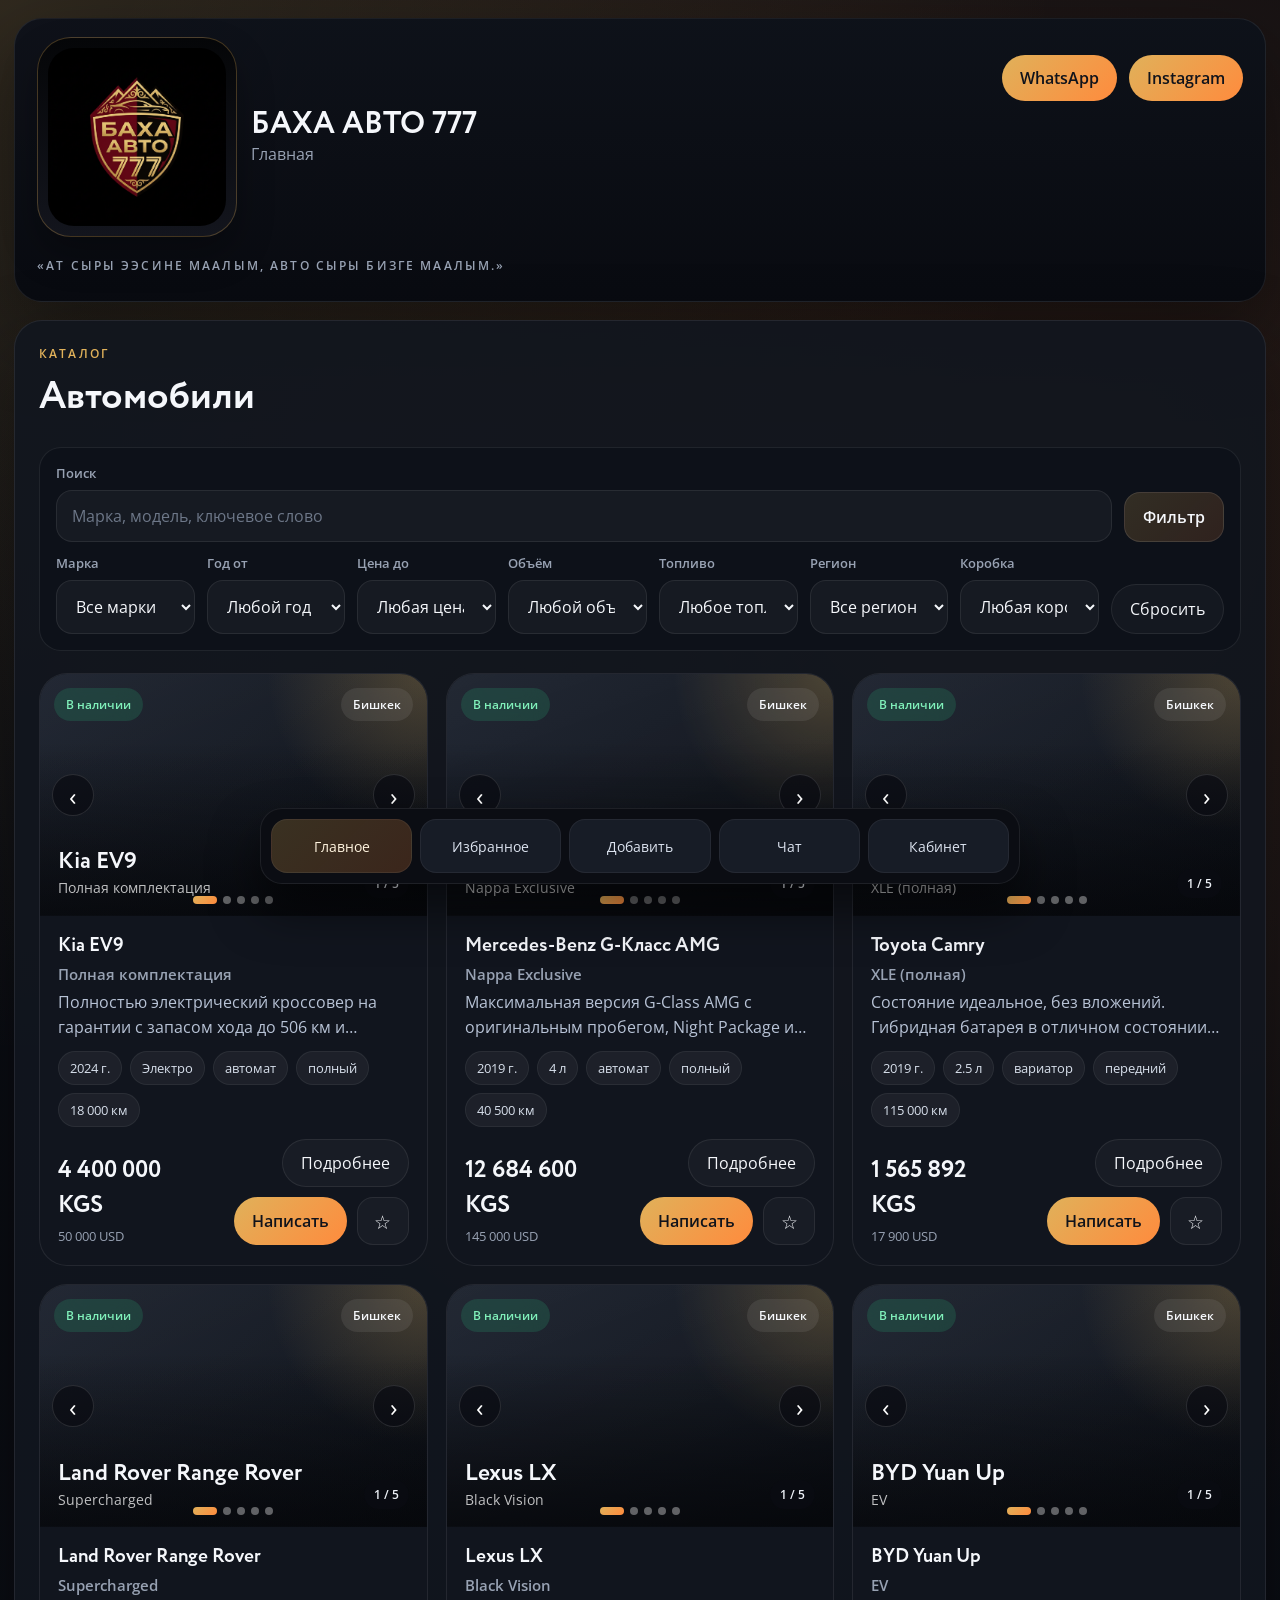
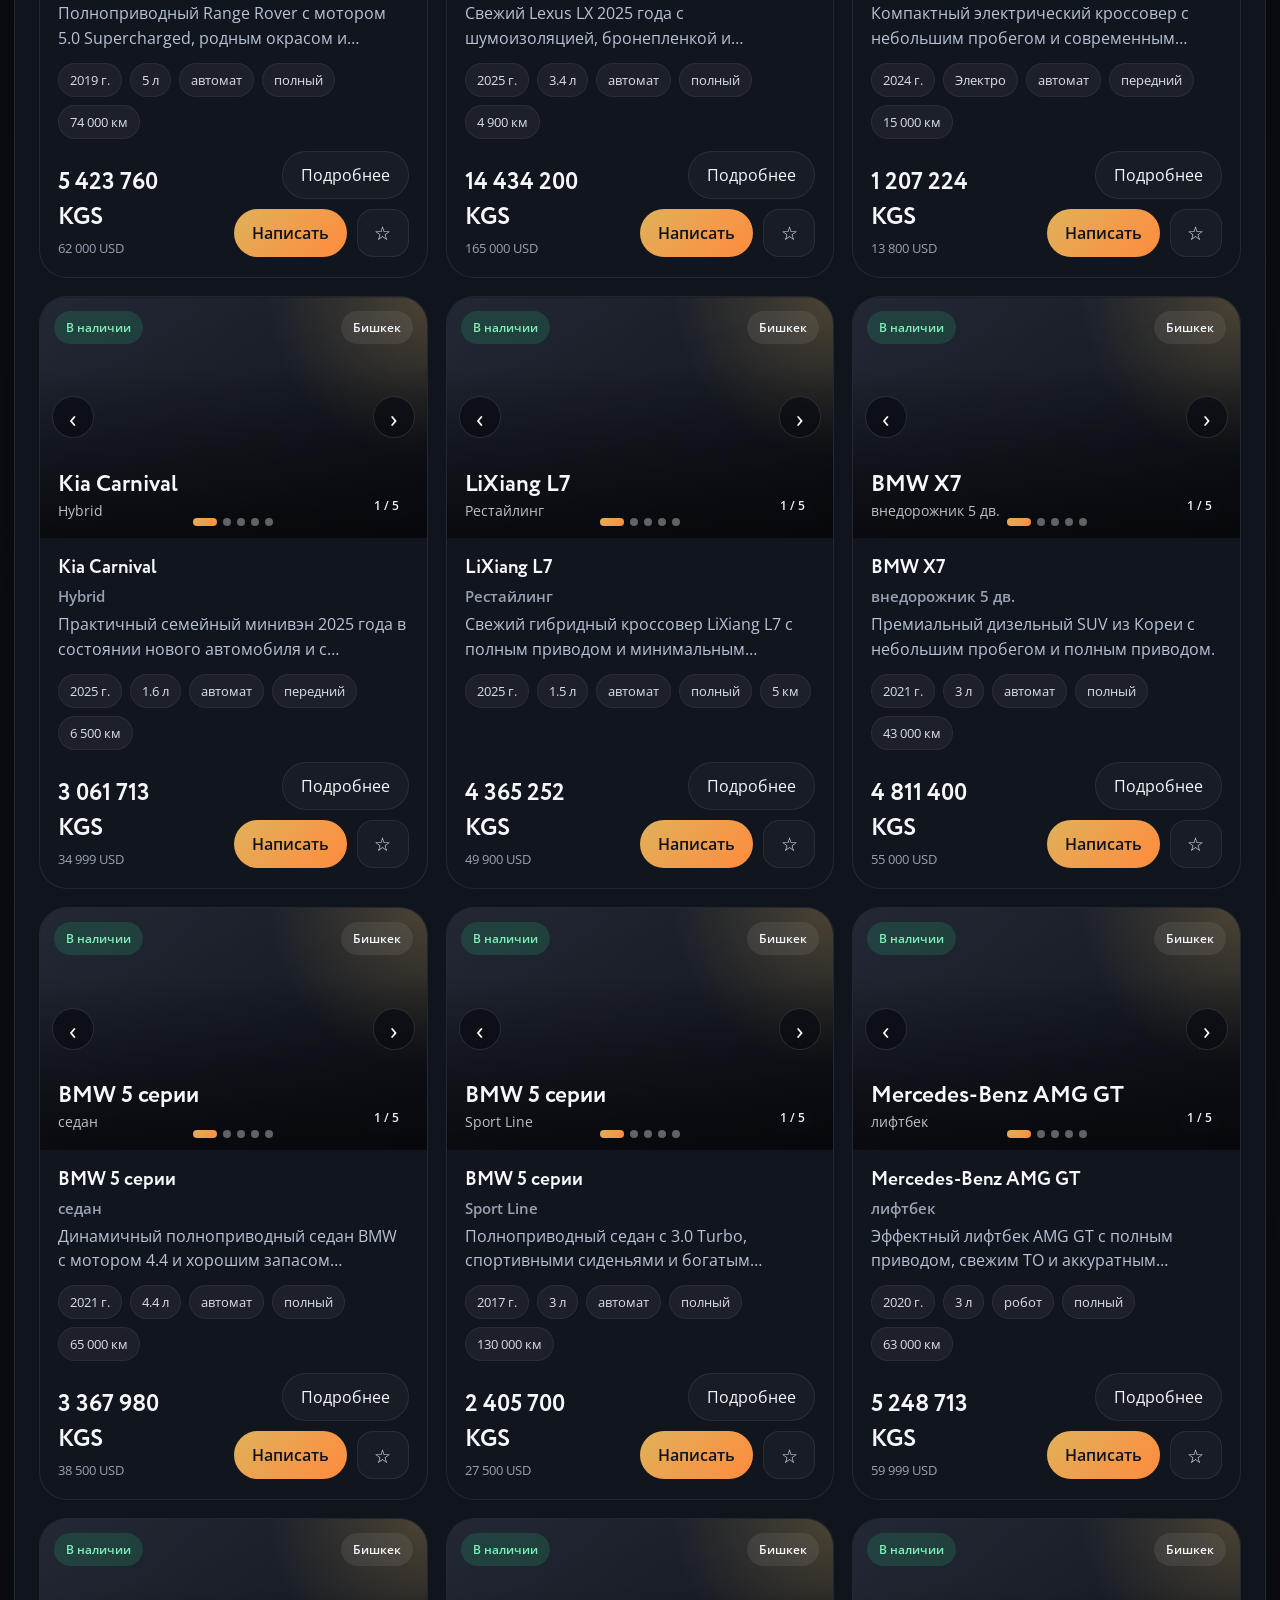
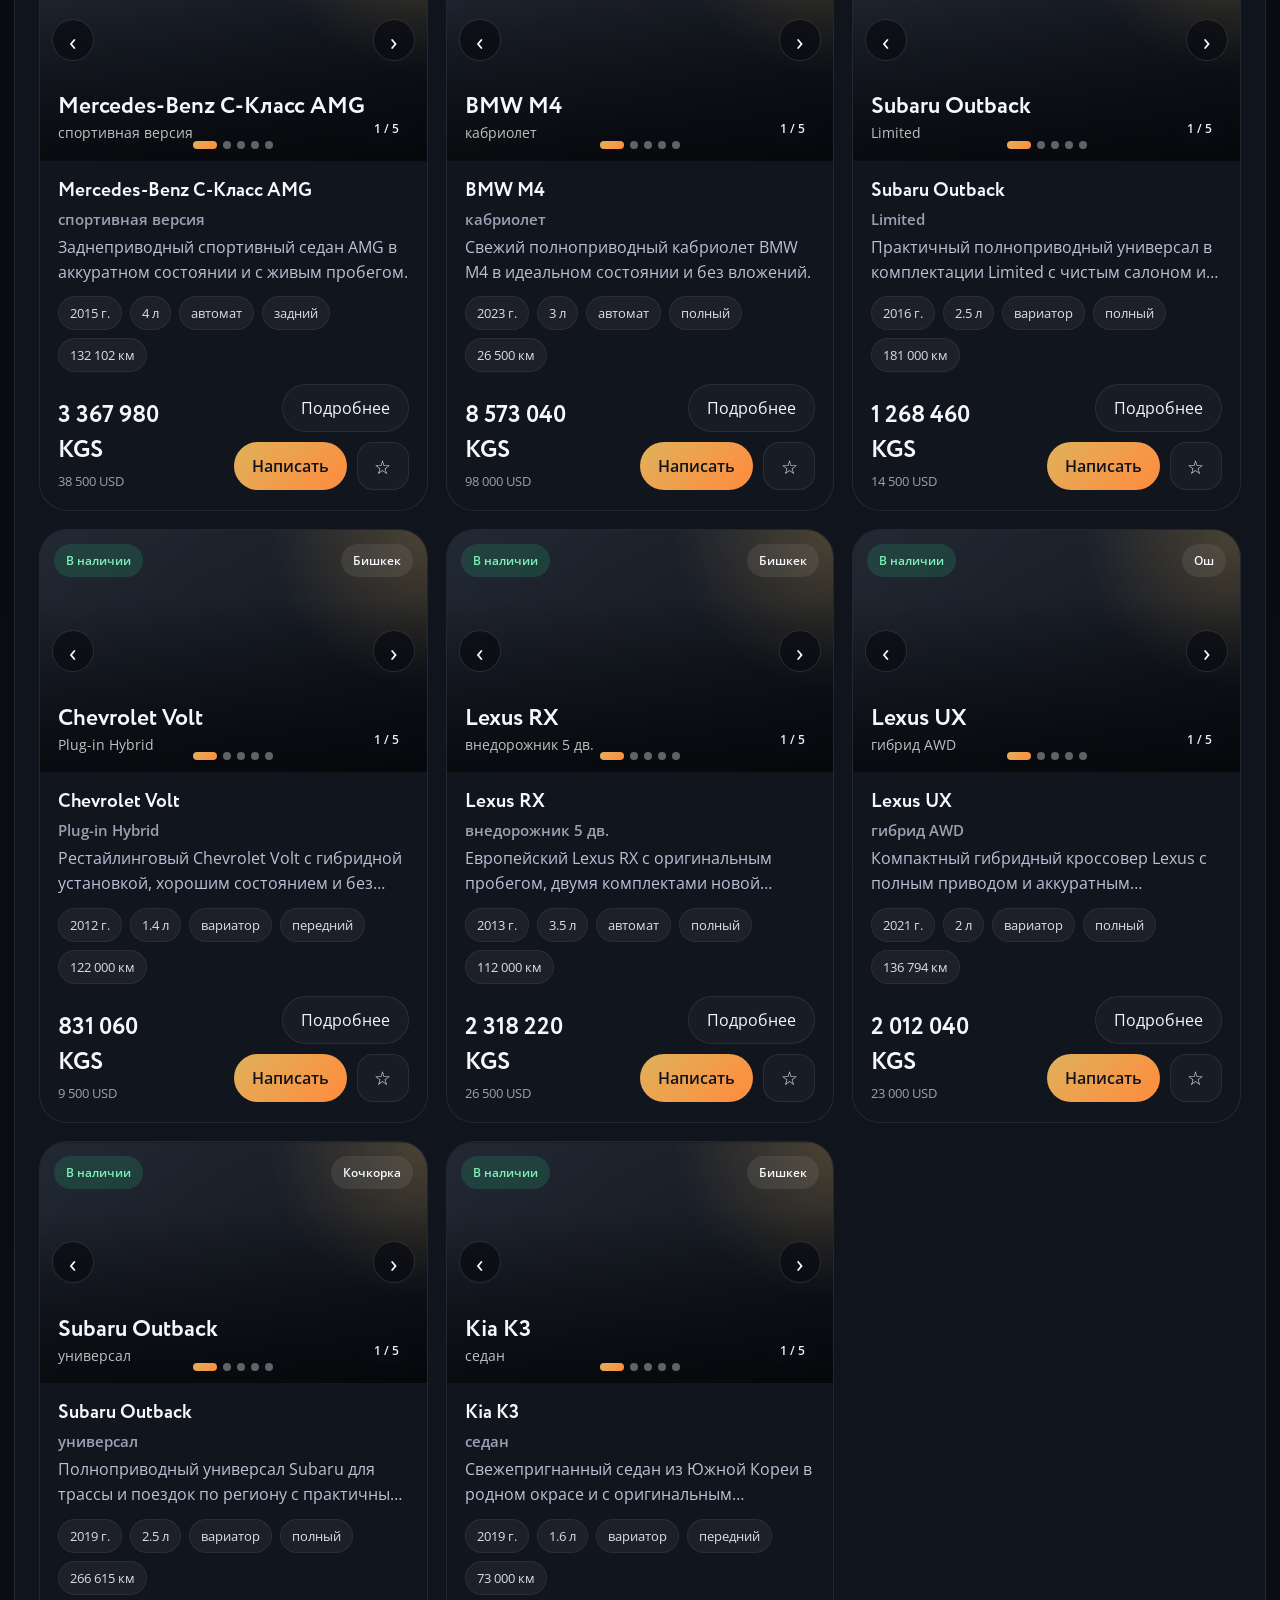
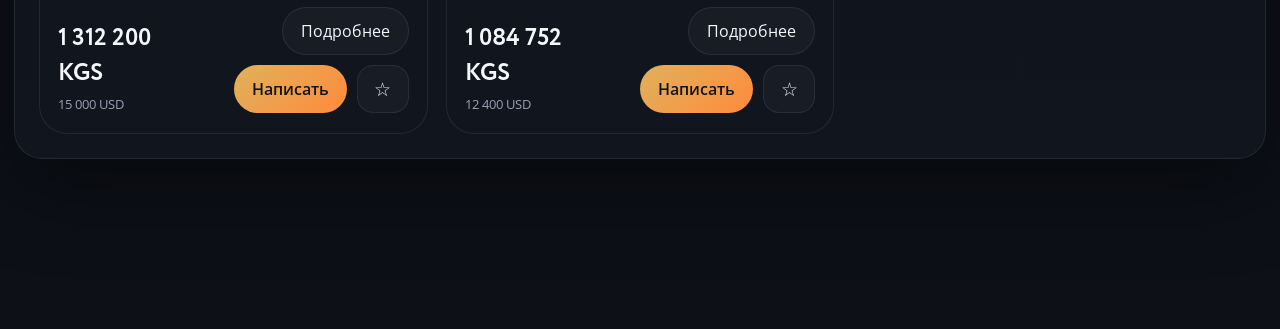
<file: BAHA777GIT/index.html>
<!DOCTYPE html>
<html lang="ru">
<head>
  <meta charset="UTF-8">
  <meta name="viewport" content="width=device-width, initial-scale=1.0">
  <title>БАХА АВТО 777</title>
  <meta name="description" content="БАХА АВТО 777 — каталог автомобилей по Кыргызстану.">
  <meta name="theme-color" content="#090b11">
  <link rel="stylesheet" href="./styles.css">
</head>
<body data-page="home">
  <div class="page-shell">
    <header class="hero" id="top">
      <nav class="topbar">
        <a class="brand" href="#top">
          <span class="brand-mark">
            <img class="brand-logo" src="./assets/baha-777-logo.png" alt="БАХА АВТО 777">
          </span>
          <span class="brand-copy">
            <strong>БАХА АВТО 777</strong>
            <small>Главная</small>
          </span>
        </a>

        <div class="topbar-actions">
          <a class="primary-button" href="https://wa.me/79000000000" target="_blank" rel="noreferrer">WhatsApp</a>
          <a class="primary-button" href="https://instagram.com/" target="_blank" rel="noreferrer">Instagram</a>
        </div>
      </nav>

      <div class="hero-grid hero-grid-single">
        <section class="hero-copy">
          <p class="eyebrow">«Ат сыры ээсине маалым, авто сыры бизге маалым.»</p>
        </section>
      </div>
    </header>

    <main>
      <section class="section filters-section" id="catalog">
        <div class="section-heading">
          <div>
            <p class="eyebrow">Каталог</p>
            <h2>Автомобили</h2>
          </div>
        </div>

        <div class="search-panel">
          <div class="search-toolbar">
            <label class="search-main">
              <span>Поиск</span>
              <input id="searchInput" type="search" placeholder="Марка, модель, ключевое слово">
            </label>
            <button class="filter-toggle" id="filterToggle" type="button">Фильтр</button>
          </div>

          <div class="advanced-filters" id="advancedFilters">
            <label>
              <span>Марка</span>
              <select id="brandSelect"></select>
            </label>

            <label>
              <span>Год от</span>
              <select id="yearSelect"></select>
            </label>

            <label>
              <span>Цена до</span>
              <select id="priceSelect"></select>
            </label>

            <label>
              <span>Объём</span>
              <select id="engineSelect"></select>
            </label>

            <label>
              <span>Топливо</span>
              <select id="fuelSelect"></select>
            </label>

            <label>
              <span>Регион</span>
              <select id="regionSelect"></select>
            </label>

            <label>
              <span>Коробка</span>
              <select id="transmissionSelect"></select>
            </label>

            <button class="filter-reset" id="resetFilters" type="button">Сбросить</button>
          </div>
        </div>

        <div class="cards-grid" id="carsGrid"></div>
      </section>
    </main>

    <footer class="mobile-nav">
      <a class="is-active" href="./index.html"><span>Главное</span></a>
      <a href="./favorites.html"><span>Избранное</span></a>
      <a href="./add-listing.html"><span>Добавить</span></a>
      <a href="./chat.html"><span>Чат</span></a>
      <a href="./cabinet.html"><span>Кабинет</span></a>
    </footer>
  </div>

  <script src="./app.js"></script>
</body>
</html>
</file>
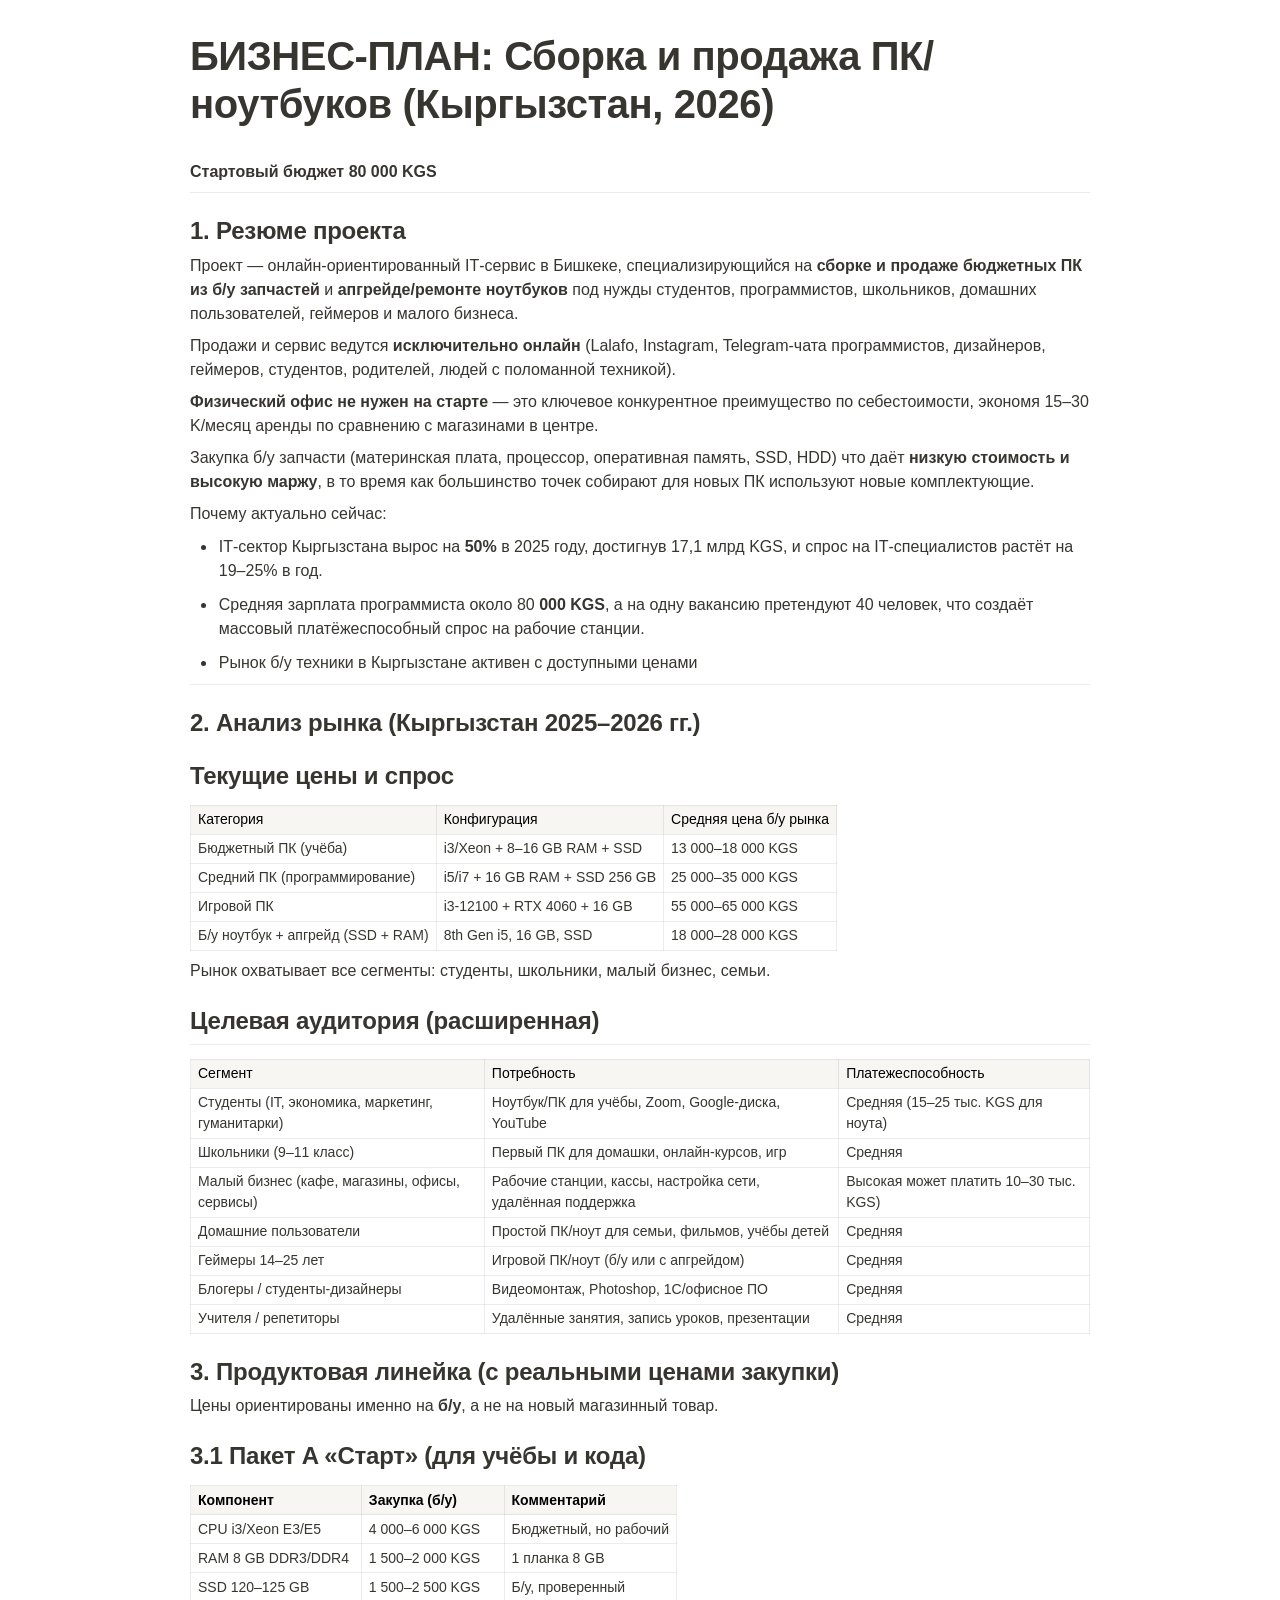
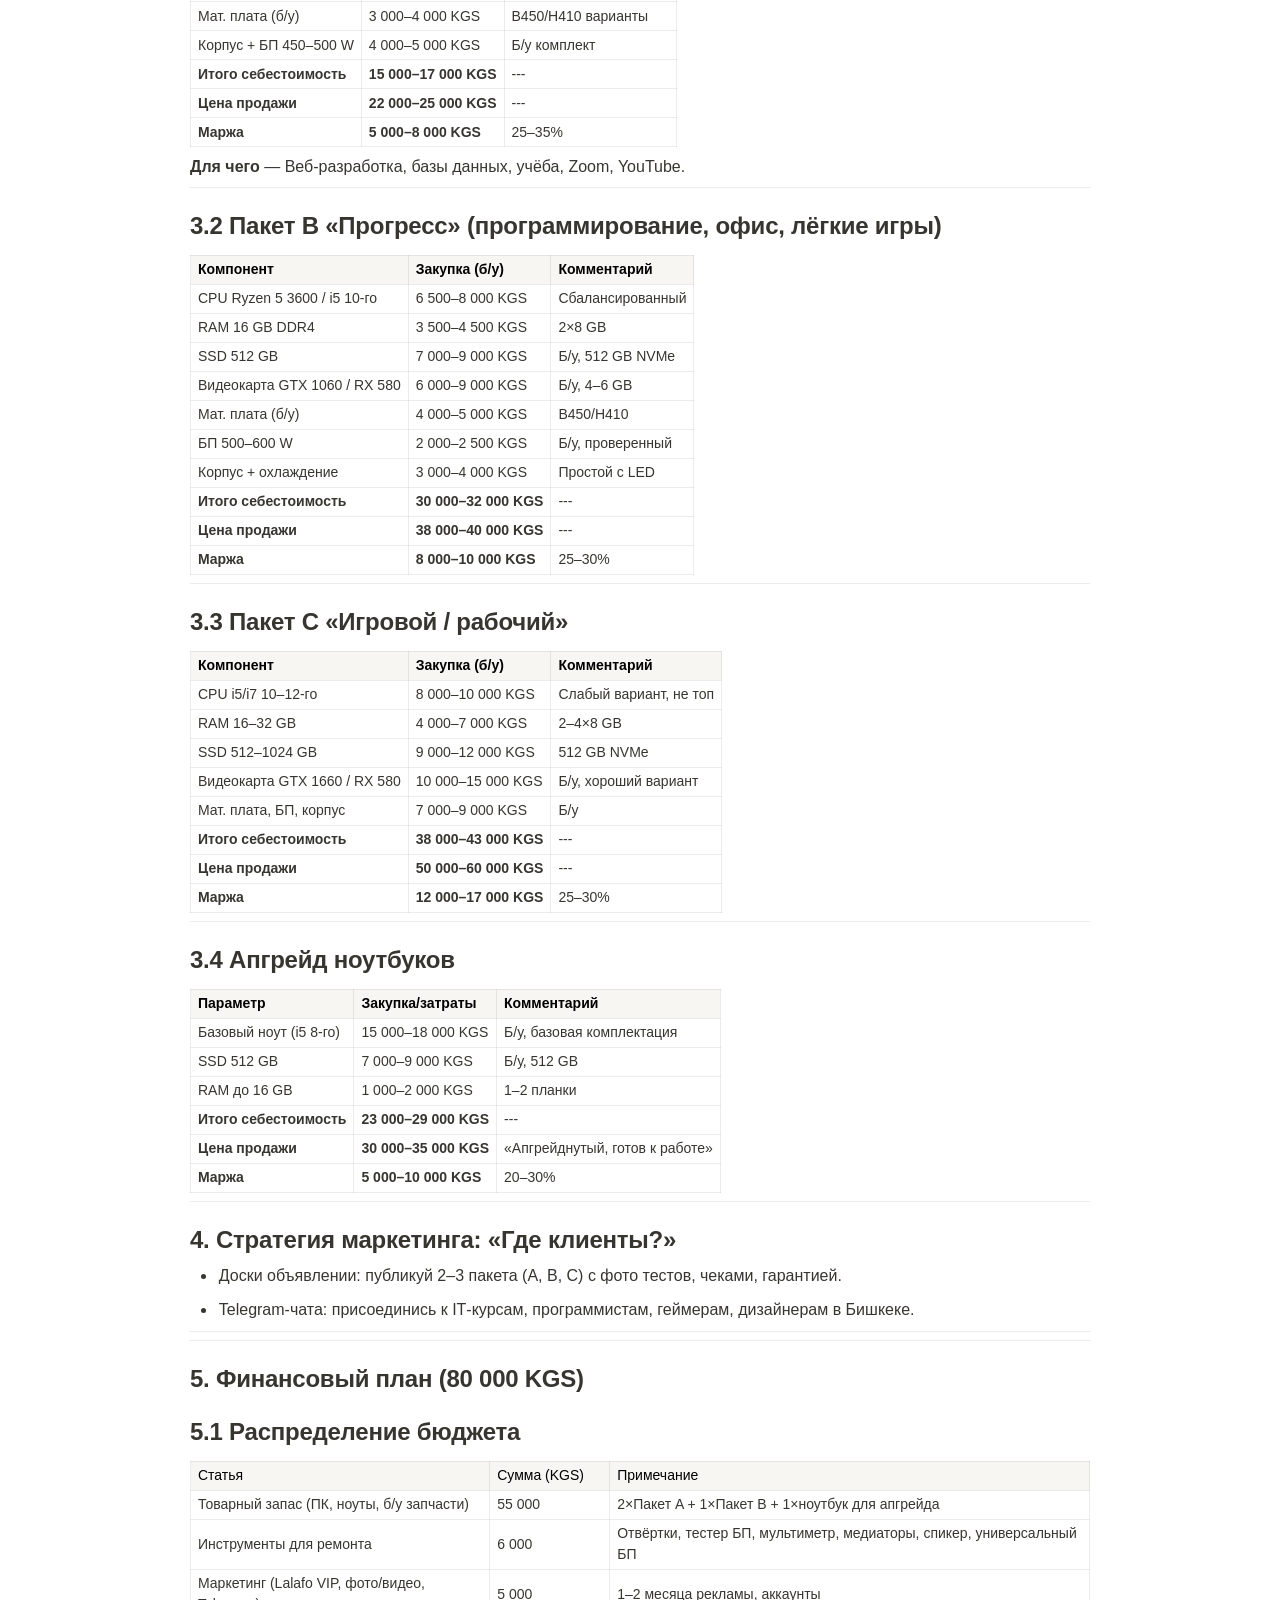
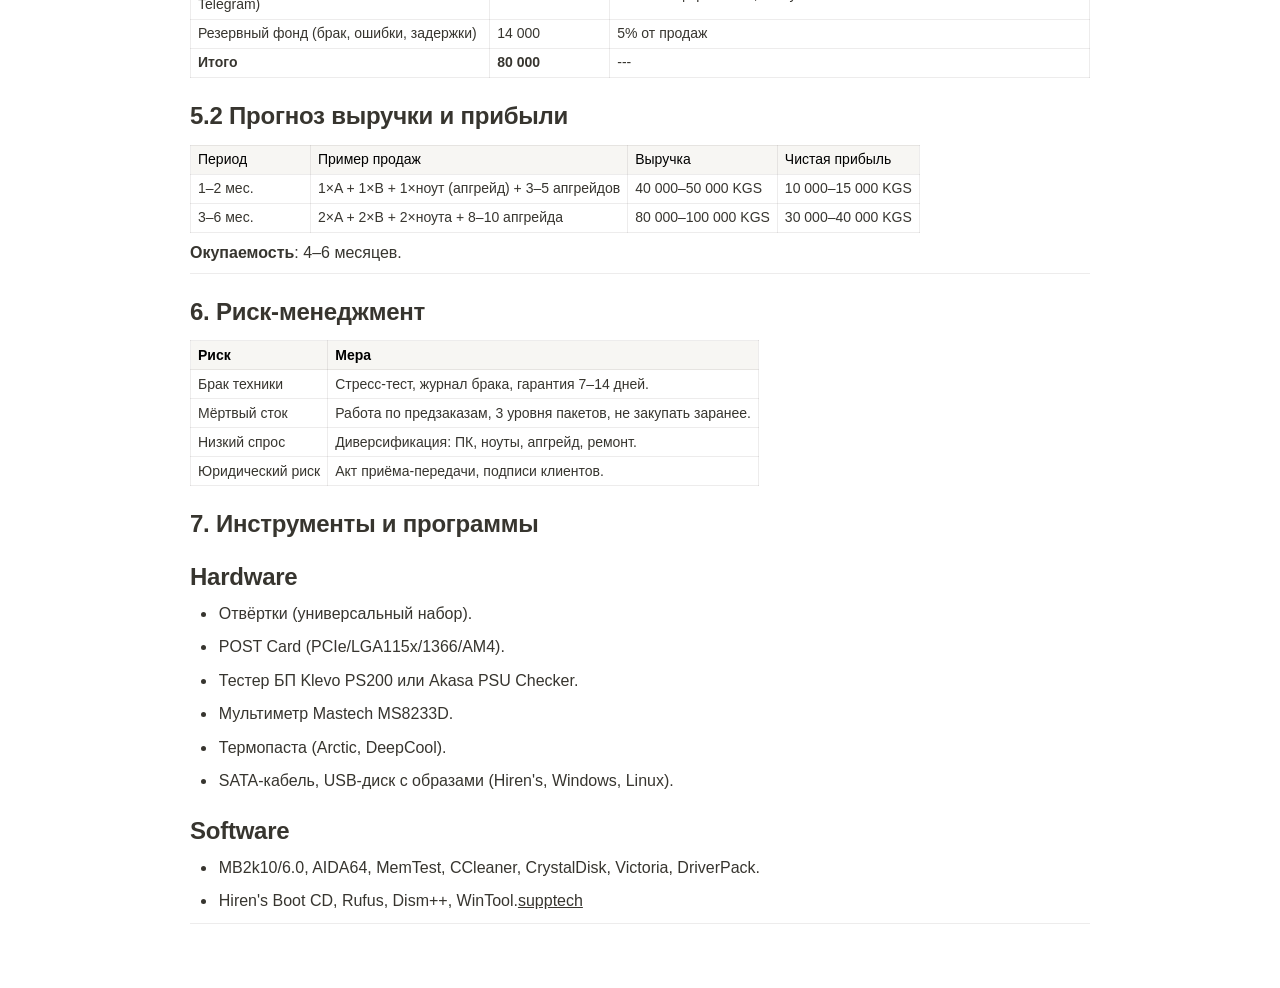
<file: БПКР.html>
<html><head><meta http-equiv="Content-Type" content="text/html; charset=utf-8"/><title>БИЗНЕС-ПЛАН: Сборка и продажа ПК/ноутбуков (Кыргызстан, 2026)</title><style>
/* cspell:disable-file */
/* webkit printing magic: print all background colors */
html {
	-webkit-print-color-adjust: exact;
}
* {
	box-sizing: border-box;
	-webkit-print-color-adjust: exact;
}

html,
body {
	margin: 0;
	padding: 0;
}
@media only screen {
	body {
		margin: 2em auto;
		max-width: 900px;
		color: rgb(55, 53, 47);
	}
}

body {
	line-height: 1.5;
	white-space: pre-wrap;
}

a,
a.visited {
	color: inherit;
	text-decoration: underline;
}

.pdf-relative-link-path {
	font-size: 80%;
	color: #444;
}

h1,
h2,
h3 {
	letter-spacing: -0.01em;
	line-height: 1.2;
	font-weight: 600;
	margin-bottom: 0;
}

/* Override strong tags inside headings to maintain consistent weight */
h1 strong,
h2 strong,
h3 strong {
	font-weight: 600;
}

.page-title {
	font-size: 2.5rem;
	font-weight: 700;
	margin-top: 0;
	margin-bottom: 0.75em;
}

h1 {
	font-size: 1.875rem;
	margin-top: 1.875rem;
}

h2 {
	font-size: 1.5rem;
	margin-top: 1.5rem;
}

h3 {
	font-size: 1.25rem;
	margin-top: 1.25rem;
}

.source {
	border: 1px solid #ddd;
	border-radius: 3px;
	padding: 1.5em;
	word-break: break-all;
}

.callout {
	border-radius: 10px;
	padding: 1rem;
}

figure {
	margin: 1.25em 0;
	page-break-inside: avoid;
}

figcaption {
	opacity: 0.5;
	font-size: 85%;
	margin-top: 0.5em;
}

mark {
	background-color: transparent;
}

.indented {
	padding-left: 1.5em;
}

hr {
	background: transparent;
	display: block;
	width: 100%;
	height: 1px;
	visibility: visible;
	border: none;
	border-bottom: 1px solid rgba(55, 53, 47, 0.09);
}

img {
	max-width: 100%;
}

@media only print {
	img {
		max-height: 100vh;
		object-fit: contain;
	}

	table.collection-content {
		width: 100%;
		table-layout: fixed;
	}

	table.collection-content th,
	table.collection-content td {
		overflow-wrap: anywhere;
	}

	table.collection-content td > .user,
	table.collection-content td > time {
		white-space: pre-wrap;
	}
}

@page {
	margin: 1in;
}

.collection-content-wrapper {
	overflow-x: auto;
}

@media only print {
	.collection-content-wrapper {
		overflow-x: visible;
	}
}

.collection-content {
	font-size: 0.875rem;
}

.collection-content td {
	white-space: pre-wrap;
	word-break: break-word;
}

.column-list {
	display: flex;
	gap: 46px;
}

.column {
	min-width: 0;
	overflow: hidden;
}

.column > *:first-child {
	margin-top: 0;
}

.table_of_contents-item {
	display: block;
	font-size: 0.875rem;
	line-height: 1.3;
	padding: 0.125rem;
}

.table_of_contents-indent-1 {
	margin-left: 1.5rem;
}

.table_of_contents-indent-2 {
	margin-left: 3rem;
}

.table_of_contents-indent-3 {
	margin-left: 4.5rem;
}

.table_of_contents-link {
	text-decoration: none;
	opacity: 0.7;
	border-bottom: 1px solid rgba(55, 53, 47, 0.18);
}

table,
th,
td {
	border: 1px solid rgba(55, 53, 47, 0.09);
}

table {
	border-collapse: collapse;
	border-left: none;
	border-right: none;
}

th,
td {
	font-weight: normal;
	padding: 0.25em 0.5em;
	line-height: 1.5;
	min-height: 1.5em;
	text-align: left;
}

th {
	color: rgba(55, 53, 47, 0.6);
}

ol,
ul {
	margin: 0;
	margin-block-start: 0.6em;
	margin-block-end: 0.6em;
}

li > ol:first-child,
li > ul:first-child {
	margin-block-start: 0.6em;
}

ul > li {
	list-style: disc;
}

ul.to-do-list {
	padding-inline-start: 0;
}

ul.to-do-list > li {
	list-style: none;
}

.to-do-children-checked {
	text-decoration: line-through;
	opacity: 0.375;
}

ul.toggle > li {
	list-style: none;
}

ul {
	padding-inline-start: 1.7em;
}

ul > li {
	padding-left: 0.1em;
}

ol {
	padding-inline-start: 1.6em;
}

ol.numbered-list.numbered-list-digits-2 {
	padding-inline-start: 2em;
}

ol.numbered-list.numbered-list-digits-3plus {
	padding-inline-start: 2.4em;
}

ol > li {
	padding-left: 0.2em;
}

.mono ol {
	padding-inline-start: 2em;
}

.mono ol > li {
	text-indent: -0.4em;
}

.toggle {
	padding-inline-start: 0em;
	list-style-type: none;
}

/* Indent toggle children */
.toggle > li > details {
	padding-left: 1.7em;
}

.toggle > li > details > summary {
	margin-left: -1.1em;
}

.selected-value {
	display: inline-block;
	padding: 0 0.5em;
	background: rgba(206, 205, 202, 0.5);
	border-radius: 3px;
	margin-right: 0.5em;
	margin-top: 0.3em;
	margin-bottom: 0.3em;
	white-space: nowrap;
}

.collection-title {
	display: inline-block;
	margin-right: 1em;
}

.page-description {
	margin-bottom: 2em;
}

.simple-table {
	margin-top: 1em;
	font-size: 0.875rem;
	empty-cells: show;
}
.simple-table td {
	height: 29px;
	min-width: 120px;
}

.simple-table th {
	height: 29px;
	min-width: 120px;
}

.simple-table-header-color {
	background: rgb(247, 246, 243);
	color: black;
}
.simple-table-header {
	font-weight: 500;
}

time {
	opacity: 0.5;
}

.icon {
	display: inline-flex;
	align-items: center;
	justify-content: center;
	max-width: 1.2em;
	max-height: 1.2em;
	text-decoration: none;
	vertical-align: text-bottom;
	margin-right: 0.5em;
}

img.icon {
	border-radius: 3px;
}

.callout img.notion-static-icon {
	width: 1em;
	height: 1em;
}

.callout p {
	margin: 0;
}

.callout h1,
.callout h2,
.callout h3 {
	margin: 0 0 0.6rem;
}

.user-icon {
	width: 1.5em;
	height: 1.5em;
	border-radius: 100%;
	margin-right: 0.5rem;
}

.user-icon-inner {
	font-size: 0.8em;
}

.text-icon {
	border: 1px solid #000;
	text-align: center;
}

.page-cover-image {
	display: block;
	object-fit: cover;
	width: 100%;
	max-height: 30vh;
}

.page-header-icon {
	font-size: 3rem;
	margin-bottom: 1rem;
}

.page-header-icon-with-cover {
	margin-top: -0.72em;
	margin-left: 0.07em;
}

.page-header-icon img {
	border-radius: 3px;
}

.link-to-page {
	margin: 1em 0;
	padding: 0;
	border: none;
	font-weight: 500;
}

p > .user {
	opacity: 0.5;
}

td > .user,
td > time {
	white-space: nowrap;
}

input[type="checkbox"] {
	transform: scale(1.5);
	margin-right: 0.6em;
	vertical-align: middle;
}

p {
	margin-top: 0.5em;
	margin-bottom: 0.5em;
}

.image {
	border: none;
	margin: 1.5em 0;
	padding: 0;
	border-radius: 0;
	text-align: center;
}

.code,
code {
	background: rgba(135, 131, 120, 0.15);
	border-radius: 3px;
	padding: 0.2em 0.4em;
	border-radius: 3px;
	font-size: 85%;
	tab-size: 2;
}

code {
	color: #eb5757;
}

.code {
	padding: 1.5em 1em;
}

.code-wrap {
	white-space: pre-wrap;
	word-break: break-all;
}

.code > code {
	background: none;
	padding: 0;
	font-size: 100%;
	color: inherit;
}

blockquote {
	font-size: 1em;
	margin: 1em 0;
	padding-left: 1em;
	border-left: 3px solid rgb(55, 53, 47);
}

blockquote.quote-large {
	font-size: 1.25em;
}

.bookmark {
	text-decoration: none;
	max-height: 8em;
	padding: 0;
	display: flex;
	width: 100%;
	align-items: stretch;
}

.bookmark-title {
	font-size: 0.85em;
	overflow: hidden;
	text-overflow: ellipsis;
	height: 1.75em;
	white-space: nowrap;
}

.bookmark-text {
	display: flex;
	flex-direction: column;
}

.bookmark-info {
	flex: 4 1 180px;
	padding: 12px 14px 14px;
	display: flex;
	flex-direction: column;
	justify-content: space-between;
}

.bookmark-image {
	width: 33%;
	flex: 1 1 180px;
	display: block;
	position: relative;
	object-fit: cover;
	border-radius: 1px;
}

.bookmark-description {
	color: rgba(55, 53, 47, 0.6);
	font-size: 0.75em;
	overflow: hidden;
	max-height: 4.5em;
	word-break: break-word;
}

.bookmark-href {
	font-size: 0.75em;
	margin-top: 0.25em;
}

.sans { font-family: ui-sans-serif, -apple-system, BlinkMacSystemFont, "Segoe UI Variable Display", "Segoe UI", Helvetica, "Apple Color Emoji", "Noto Sans Arabic", "Noto Sans Hebrew", Arial, sans-serif, "Segoe UI Emoji", "Segoe UI Symbol"; }
.code { font-family: "SFMono-Regular", Menlo, Consolas, "PT Mono", "Liberation Mono", Courier, monospace; }
.serif { font-family: Lyon-Text, Georgia, ui-serif, serif; }
.mono { font-family: iawriter-mono, Nitti, Menlo, Courier, monospace; }
.pdf .sans { font-family: Inter, ui-sans-serif, -apple-system, BlinkMacSystemFont, "Segoe UI Variable Display", "Segoe UI", Helvetica, "Apple Color Emoji", "Noto Sans Arabic", "Noto Sans Hebrew", Arial, sans-serif, "Segoe UI Emoji", "Segoe UI Symbol", 'Twemoji', 'Noto Color Emoji', 'Noto Sans CJK JP'; }
.pdf:lang(zh-CN) .sans { font-family: Inter, ui-sans-serif, -apple-system, BlinkMacSystemFont, "Segoe UI Variable Display", "Segoe UI", Helvetica, "Apple Color Emoji", "Noto Sans Arabic", "Noto Sans Hebrew", Arial, sans-serif, "Segoe UI Emoji", "Segoe UI Symbol", 'Twemoji', 'Noto Color Emoji', 'Noto Sans CJK SC'; }
.pdf:lang(zh-TW) .sans { font-family: Inter, ui-sans-serif, -apple-system, BlinkMacSystemFont, "Segoe UI Variable Display", "Segoe UI", Helvetica, "Apple Color Emoji", "Noto Sans Arabic", "Noto Sans Hebrew", Arial, sans-serif, "Segoe UI Emoji", "Segoe UI Symbol", 'Twemoji', 'Noto Color Emoji', 'Noto Sans CJK TC'; }
.pdf:lang(ko-KR) .sans { font-family: Inter, ui-sans-serif, -apple-system, BlinkMacSystemFont, "Segoe UI Variable Display", "Segoe UI", Helvetica, "Apple Color Emoji", "Noto Sans Arabic", "Noto Sans Hebrew", Arial, sans-serif, "Segoe UI Emoji", "Segoe UI Symbol", 'Twemoji', 'Noto Color Emoji', 'Noto Sans CJK KR'; }
.pdf .code { font-family: Source Code Pro, "SFMono-Regular", Menlo, Consolas, "PT Mono", "Liberation Mono", Courier, monospace, 'Twemoji', 'Noto Color Emoji', 'Noto Sans Mono CJK JP'; }
.pdf:lang(zh-CN) .code { font-family: Source Code Pro, "SFMono-Regular", Menlo, Consolas, "PT Mono", "Liberation Mono", Courier, monospace, 'Twemoji', 'Noto Color Emoji', 'Noto Sans Mono CJK SC'; }
.pdf:lang(zh-TW) .code { font-family: Source Code Pro, "SFMono-Regular", Menlo, Consolas, "PT Mono", "Liberation Mono", Courier, monospace, 'Twemoji', 'Noto Color Emoji', 'Noto Sans Mono CJK TC'; }
.pdf:lang(ko-KR) .code { font-family: Source Code Pro, "SFMono-Regular", Menlo, Consolas, "PT Mono", "Liberation Mono", Courier, monospace, 'Twemoji', 'Noto Color Emoji', 'Noto Sans Mono CJK KR'; }
.pdf .serif { font-family: PT Serif, Lyon-Text, Georgia, ui-serif, serif, 'Twemoji', 'Noto Color Emoji', 'Noto Serif CJK JP'; }
.pdf:lang(zh-CN) .serif { font-family: PT Serif, Lyon-Text, Georgia, ui-serif, serif, 'Twemoji', 'Noto Color Emoji', 'Noto Serif CJK SC'; }
.pdf:lang(zh-TW) .serif { font-family: PT Serif, Lyon-Text, Georgia, ui-serif, serif, 'Twemoji', 'Noto Color Emoji', 'Noto Serif CJK TC'; }
.pdf:lang(ko-KR) .serif { font-family: PT Serif, Lyon-Text, Georgia, ui-serif, serif, 'Twemoji', 'Noto Color Emoji', 'Noto Serif CJK KR'; }
.pdf .mono { font-family: PT Mono, iawriter-mono, Nitti, Menlo, Courier, monospace, 'Twemoji', 'Noto Color Emoji', 'Noto Sans Mono CJK JP'; }
.pdf:lang(zh-CN) .mono { font-family: PT Mono, iawriter-mono, Nitti, Menlo, Courier, monospace, 'Twemoji', 'Noto Color Emoji', 'Noto Sans Mono CJK SC'; }
.pdf:lang(zh-TW) .mono { font-family: PT Mono, iawriter-mono, Nitti, Menlo, Courier, monospace, 'Twemoji', 'Noto Color Emoji', 'Noto Sans Mono CJK TC'; }
.pdf:lang(ko-KR) .mono { font-family: PT Mono, iawriter-mono, Nitti, Menlo, Courier, monospace, 'Twemoji', 'Noto Color Emoji', 'Noto Sans Mono CJK KR'; }
.highlight-default {
	color: rgba(44, 44, 43, 1);
}
.highlight-gray {
	color: rgba(125, 122, 117, 1);
	fill: rgba(125, 122, 117, 1);
}
.highlight-brown {
	color: rgba(159, 118, 90, 1);
	fill: rgba(159, 118, 90, 1);
}
.highlight-orange {
	color: rgba(210, 123, 45, 1);
	fill: rgba(210, 123, 45, 1);
}
.highlight-yellow {
	color: rgba(203, 148, 52, 1);
	fill: rgba(203, 148, 52, 1);
}
.highlight-teal {
	color: rgba(80, 148, 110, 1);
	fill: rgba(80, 148, 110, 1);
}
.highlight-blue {
	color: rgba(56, 125, 201, 1);
	fill: rgba(56, 125, 201, 1);
}
.highlight-purple {
	color: rgba(154, 107, 180, 1);
	fill: rgba(154, 107, 180, 1);
}
.highlight-pink {
	color: rgba(193, 76, 138, 1);
	fill: rgba(193, 76, 138, 1);
}
.highlight-red {
	color: rgba(207, 81, 72, 1);
	fill: rgba(207, 81, 72, 1);
}
.highlight-default_background {
	color: rgba(44, 44, 43, 1);
}
.highlight-gray_background {
	background: rgba(42, 28, 0, 0.07);
}
.highlight-brown_background {
	background: rgba(139, 46, 0, 0.086);
}
.highlight-orange_background {
	background: rgba(224, 101, 1, 0.129);
}
.highlight-yellow_background {
	background: rgba(211, 168, 0, 0.137);
}
.highlight-teal_background {
	background: rgba(0, 100, 45, 0.09);
}
.highlight-blue_background {
	background: rgba(0, 124, 215, 0.094);
}
.highlight-purple_background {
	background: rgba(102, 0, 178, 0.078);
}
.highlight-pink_background {
	background: rgba(197, 0, 93, 0.086);
}
.highlight-red_background {
	background: rgba(223, 22, 0, 0.094);
}
.block-color-default {
	color: inherit;
	fill: inherit;
}
.block-color-gray {
	color: rgba(125, 122, 117, 1);
	fill: rgba(125, 122, 117, 1);
}
.block-color-brown {
	color: rgba(159, 118, 90, 1);
	fill: rgba(159, 118, 90, 1);
}
.block-color-orange {
	color: rgba(210, 123, 45, 1);
	fill: rgba(210, 123, 45, 1);
}
.block-color-yellow {
	color: rgba(203, 148, 52, 1);
	fill: rgba(203, 148, 52, 1);
}
.block-color-teal {
	color: rgba(80, 148, 110, 1);
	fill: rgba(80, 148, 110, 1);
}
.block-color-blue {
	color: rgba(56, 125, 201, 1);
	fill: rgba(56, 125, 201, 1);
}
.block-color-purple {
	color: rgba(154, 107, 180, 1);
	fill: rgba(154, 107, 180, 1);
}
.block-color-pink {
	color: rgba(193, 76, 138, 1);
	fill: rgba(193, 76, 138, 1);
}
.block-color-red {
	color: rgba(207, 81, 72, 1);
	fill: rgba(207, 81, 72, 1);
}
.block-color-default_background {
	color: inherit;
	fill: inherit;
}
.block-color-gray_background {
	background: rgba(240, 239, 237, 1);
}
.block-color-brown_background {
	background: rgba(245, 237, 233, 1);
}
.block-color-orange_background {
	background: rgba(251, 235, 222, 1);
}
.block-color-yellow_background {
	background: rgba(249, 243, 220, 1);
}
.block-color-teal_background {
	background: rgba(232, 241, 236, 1);
}
.block-color-blue_background {
	background: rgba(229, 242, 252, 1);
}
.block-color-purple_background {
	background: rgba(243, 235, 249, 1);
}
.block-color-pink_background {
	background: rgba(250, 233, 241, 1);
}
.block-color-red_background {
	background: rgba(252, 233, 231, 1);
}
.select-value-color-default { background-color: rgba(42, 28, 0, 0.07); }
.select-value-color-gray { background-color: rgba(28, 19, 1, 0.11); }
.select-value-color-brown { background-color: rgba(127, 51, 0, 0.156); }
.select-value-color-orange { background-color: rgba(196, 88, 0, 0.203); }
.select-value-color-yellow { background-color: rgba(209, 156, 0, 0.282); }
.select-value-color-green { background-color: rgba(0, 96, 38, 0.156); }
.select-value-color-blue { background-color: rgba(0, 118, 217, 0.203); }
.select-value-color-purple { background-color: rgba(92, 0, 163, 0.141); }
.select-value-color-pink { background-color: rgba(183, 0, 78, 0.152); }
.select-value-color-red { background-color: rgba(206, 24, 0, 0.164); }

.checkbox {
	display: inline-flex;
	vertical-align: text-bottom;
	width: 16;
	height: 16;
	background-size: 16px;
	margin-left: 2px;
	margin-right: 5px;
}

.checkbox-on {
	background-image: url("data:image/svg+xml;charset=UTF-8,%3Csvg%20width%3D%2216%22%20height%3D%2216%22%20viewBox%3D%220%200%2016%2016%22%20fill%3D%22none%22%20xmlns%3D%22http%3A%2F%2Fwww.w3.org%2F2000%2Fsvg%22%3E%0A%3Crect%20width%3D%2216%22%20height%3D%2216%22%20fill%3D%22%2358A9D7%22%2F%3E%0A%3Cpath%20d%3D%22M6.71429%2012.2852L14%204.9995L12.7143%203.71436L6.71429%209.71378L3.28571%206.2831L2%207.57092L6.71429%2012.2852Z%22%20fill%3D%22white%22%2F%3E%0A%3C%2Fsvg%3E");
}

.checkbox-off {
	background-image: url("data:image/svg+xml;charset=UTF-8,%3Csvg%20width%3D%2216%22%20height%3D%2216%22%20viewBox%3D%220%200%2016%2016%22%20fill%3D%22none%22%20xmlns%3D%22http%3A%2F%2Fwww.w3.org%2F2000%2Fsvg%22%3E%0A%3Crect%20x%3D%220.75%22%20y%3D%220.75%22%20width%3D%2214.5%22%20height%3D%2214.5%22%20fill%3D%22white%22%20stroke%3D%22%2336352F%22%20stroke-width%3D%221.5%22%2F%3E%0A%3C%2Fsvg%3E");
}
	
</style></head><body><article id="3538f13d-0159-8082-9113-f6d41dd03b55" class="page sans"><header><h1 class="page-title" dir="auto"><strong>БИЗНЕС-ПЛАН: Сборка и продажа ПК/ноутбуков (Кыргызстан, 2026)</strong></h1><p class="page-description" dir="auto"></p></header><div class="page-body"><div style="display:contents" dir="auto"><p id="3538f13d-0159-8068-bc87-c7d1708d0e10" class=""><strong>Стартовый бюджет 80 000 KGS</strong></p></div><div style="display:contents" dir="auto"><hr id="3538f13d-0159-803b-82e1-c3c8f32aa287"/></div><div style="display:contents" dir="auto"><h2 id="3538f13d-0159-8019-959f-e710b01c4d42" class="">1. Резюме проекта</h2></div><div style="display:contents" dir="auto"><p id="3538f13d-0159-80ae-8ac0-ff91080d125f" class="">Проект — онлайн‑ориентированный IT‑сервис в Бишкеке, специализирующийся на <strong>сборке и продаже бюджетных ПК из б/у запчастей</strong> и <strong>апгрейде/ремонте ноутбуков</strong> под нужды студентов, программистов, школьников, домашних пользователей, геймеров и малого бизнеса.</p></div><div style="display:contents" dir="auto"><p id="3538f13d-0159-8040-9752-c51a6d34ef05" class="">Продажи и сервис ведутся <strong>исключительно онлайн</strong> (Lalafo, Instagram, Telegram‑чата программистов, дизайнеров, геймеров, студентов, родителей, людей с поломанной техникой).</p></div><div style="display:contents" dir="auto"><p id="3538f13d-0159-8041-9adb-e1b6bbad21ad" class=""><strong>Физический офис не нужен на старте</strong> — это ключевое конкурентное преимущество по себестоимости, экономя 15–30 K/месяц аренды по сравнению с магазинами в центре.</p></div><div style="display:contents" dir="auto"><p id="3538f13d-0159-8039-b4d7-e9824b9c0394" class="">Закупка б/у запчасти (материнская плата, процессор, оперативная память, SSD, HDD) что даёт <strong>низкую стоимость и высокую маржу</strong>, в то время как большинство точек собирают для новых ПК используют новые комплектующие.</p></div><div style="display:contents" dir="auto"><p id="3538f13d-0159-8001-86fa-fe63fdf858ab" class="">Почему актуально сейчас:</p></div><div style="display:contents" dir="auto"><ul id="3538f13d-0159-800f-a820-cd4d892cfb1b" class="bulleted-list"><li style="list-style-type:disc">IT‑сектор Кыргызстана вырос на <strong>50%</strong> в 2025 году, достигнув 17,1 млрд KGS, и спрос на IT‑специалистов растёт на 19–25% в год.</li></ul></div><div style="display:contents" dir="auto"><ul id="3538f13d-0159-8050-88ef-eb902afe2f76" class="bulleted-list"><li style="list-style-type:disc">Средняя зарплата программиста около 80<strong> 000 KGS</strong>, а на одну вакансию претендуют 40 человек, что создаёт массовый платёжеспособный спрос на рабочие станции.</li></ul></div><div style="display:contents" dir="auto"><ul id="3538f13d-0159-800c-8a10-f9395d18de48" class="bulleted-list"><li style="list-style-type:disc">Рынок б/у техники в Кыргызстане активен с доступными ценами</li></ul></div><div style="display:contents" dir="auto"><hr id="3538f13d-0159-80c8-abdb-de4dfbfbbdc0"/></div><div style="display:contents" dir="auto"><h2 id="3538f13d-0159-8025-9a8e-f53d05c3dbe2" class="">2. Анализ рынка (Кыргызстан 2025–2026 гг.)</h2></div><div style="display:contents" dir="auto"><h2 id="3538f13d-0159-8090-b050-c90d391fdcc2" class="">Текущие цены и спрос</h2></div><div style="display:contents" dir="ltr"><table id="3538f13d-0159-8007-a56d-fd662f0f1b57" class="simple-table"><thead class="simple-table-header"><div style="display:contents" dir="ltr"><tr id="3538f13d-0159-80d8-a0bd-cd79391180d3"><th id="aiLJ" class="simple-table-header-color simple-table-header">Категория</th><th id="Y;z\" class="simple-table-header-color simple-table-header">Конфигурация</th><th id="?iw:" class="simple-table-header-color simple-table-header">Средняя цена б/у рынка</th></tr></div></thead><tbody><div style="display:contents" dir="ltr"><tr id="3538f13d-0159-80c7-828b-e7656bd478c5"><td id="aiLJ" class="">Бюджетный ПК (учёба)</td><td id="Y;z\" class="">i3/Xeon + 8–16 GB RAM + SSD</td><td id="?iw:" class="">13 000–18 000 KGS </td></tr></div><div style="display:contents" dir="ltr"><tr id="3538f13d-0159-80c6-8d2e-dc4c116f2964"><td id="aiLJ" class="">Средний ПК (программирование)</td><td id="Y;z\" class="">i5/i7 + 16 GB RAM + SSD 256 GB</td><td id="?iw:" class="">25 000–35 000 KGS </td></tr></div><div style="display:contents" dir="ltr"><tr id="3538f13d-0159-80c5-b938-f32496f29f89"><td id="aiLJ" class="">Игровой ПК</td><td id="Y;z\" class="">i3‑12100 + RTX 4060 + 16 GB</td><td id="?iw:" class="">55 000–65 000 KGS </td></tr></div><div style="display:contents" dir="ltr"><tr id="3538f13d-0159-801c-9c0f-df0552cc3e19"><td id="aiLJ" class="">Б/у ноутбук + апгрейд (SSD + RAM)</td><td id="Y;z\" class="">8th Gen i5, 16 GB, SSD</td><td id="?iw:" class="">18 000–28 000 KGS </td></tr></div></tbody></table></div><div style="display:contents" dir="auto"><p id="3538f13d-0159-8071-81f9-cdf377b293d6" class="">Рынок охватывает все сегменты: студенты, школьники, малый бизнес, семьи.</p></div><div style="display:contents" dir="auto"><h2 id="3538f13d-0159-8068-a3f3-d04fb904bc19" class="">Целевая аудитория (расширенная)</h2></div><div style="display:contents" dir="auto"><hr id="3538f13d-0159-8064-85a2-d751ca56e1a9"/></div><div style="display:contents" dir="ltr"><table id="3538f13d-0159-8075-802e-d551b4613f2e" class="simple-table"><thead class="simple-table-header"><div style="display:contents" dir="ltr"><tr id="3538f13d-0159-803a-8a08-e71d273c238f"><th id="wLMg" class="simple-table-header-color simple-table-header">Сегмент</th><th id="Bz?A" class="simple-table-header-color simple-table-header">Потребность</th><th id="Tzit" class="simple-table-header-color simple-table-header">Платежеспособность</th></tr></div></thead><tbody><div style="display:contents" dir="ltr"><tr id="3538f13d-0159-8067-aaf4-fe3f17f112a2"><td id="wLMg" class="">Студенты (IT, экономика, маркетинг, гуманитарки)</td><td id="Bz?A" class="">Ноутбук/ПК для учёбы, Zoom, Google‑диска, YouTube</td><td id="Tzit" class="">Средняя (15–25 тыс. KGS для ноута)</td></tr></div><div style="display:contents" dir="ltr"><tr id="3538f13d-0159-804e-9e47-dad076eab962"><td id="wLMg" class="">Школьники (9–11 класс)</td><td id="Bz?A" class="">Первый ПК для домашки, онлайн‑курсов, игр</td><td id="Tzit" class="">Средняя</td></tr></div><div style="display:contents" dir="ltr"><tr id="3538f13d-0159-801e-9118-c1f63c2d37ac"><td id="wLMg" class="">Малый бизнес (кафе, магазины, офисы, сервисы)</td><td id="Bz?A" class="">Рабочие станции, кассы, настройка сети, удалённая поддержка</td><td id="Tzit" class="">Высокая может платить 10–30 тыс. KGS)</td></tr></div><div style="display:contents" dir="ltr"><tr id="3538f13d-0159-80ff-8d9c-e84cdd5a3bdd"><td id="wLMg" class="">Домашние пользователи</td><td id="Bz?A" class="">Простой ПК/ноут для семьи, фильмов, учёбы детей</td><td id="Tzit" class="">Средняя</td></tr></div><div style="display:contents" dir="ltr"><tr id="3538f13d-0159-8016-9876-e7412063c561"><td id="wLMg" class="">Геймеры 14–25 лет</td><td id="Bz?A" class="">Игровой ПК/ноут (б/у или с апгрейдом)</td><td id="Tzit" class="">Средняя</td></tr></div><div style="display:contents" dir="ltr"><tr id="3538f13d-0159-808c-8802-d62fe0ab26c4"><td id="wLMg" class="">Блогеры / студенты‑дизайнеры</td><td id="Bz?A" class="">Видеомонтаж, Photoshop, 1С/офисное ПО</td><td id="Tzit" class="">Средняя</td></tr></div><div style="display:contents" dir="ltr"><tr id="3538f13d-0159-807f-bb7e-f4e787fe15e0"><td id="wLMg" class="">Учителя / репетиторы</td><td id="Bz?A" class="">Удалённые занятия, запись уроков, презентации</td><td id="Tzit" class="">Средняя</td></tr></div></tbody></table></div><div style="display:contents" dir="auto"><h2 id="3538f13d-0159-80a1-88c0-c586c6a72772" class=""><strong>3. Продуктовая линейка (с реальными ценами закупки)</strong></h2></div><div style="display:contents" dir="auto"><p id="3538f13d-0159-8026-8dbd-fd576a9b8df0" class="">Цены ориентированы именно на <strong>б/у</strong>, а не на новый магазинный товар.</p></div><div style="display:contents" dir="auto"><h2 id="3538f13d-0159-8063-87d2-f2943b32e7fe" class=""><strong>3.1 Пакет A «Старт» (для учёбы и кода)</strong></h2></div><div style="display:contents" dir="ltr"><table id="3538f13d-0159-805a-ba14-f2bc2faddacb" class="simple-table"><thead class="simple-table-header"><div style="display:contents" dir="ltr"><tr id="3538f13d-0159-8089-b799-fa45607c51c3"><th id="eQSc" class="simple-table-header-color simple-table-header"><strong>Компонент</strong></th><th id="yFXH" class="simple-table-header-color simple-table-header"><strong>Закупка (б/у)</strong></th><th id="BDn|" class="simple-table-header-color simple-table-header"><strong>Комментарий</strong></th></tr></div></thead><tbody><div style="display:contents" dir="ltr"><tr id="3538f13d-0159-8000-abe2-ec407451fc4f"><td id="eQSc" class="">CPU i3/Xeon E3/E5</td><td id="yFXH" class="">4 000–6 000 KGS</td><td id="BDn|" class="">Бюджетный, но рабочий</td></tr></div><div style="display:contents" dir="ltr"><tr id="3538f13d-0159-8040-bc4c-dcef63ed925a"><td id="eQSc" class="">RAM 8 GB DDR3/DDR4</td><td id="yFXH" class="">1 500–2 000 KGS</td><td id="BDn|" class="">1 планка 8 GB</td></tr></div><div style="display:contents" dir="ltr"><tr id="3538f13d-0159-80c7-9658-fed207dc89cc"><td id="eQSc" class="">SSD 120–125 GB</td><td id="yFXH" class="">1 500–2 500 KGS</td><td id="BDn|" class="">Б/у, проверенный</td></tr></div><div style="display:contents" dir="ltr"><tr id="3538f13d-0159-809b-a7fa-c5c10e1e27d5"><td id="eQSc" class="">Мат. плата (б/у)</td><td id="yFXH" class="">3 000–4 000 KGS</td><td id="BDn|" class="">B450/H410 варианты</td></tr></div><div style="display:contents" dir="ltr"><tr id="3538f13d-0159-801e-a357-d763408f5150"><td id="eQSc" class="">Корпус + БП 450–500 W</td><td id="yFXH" class="">4 000–5 000 KGS</td><td id="BDn|" class="">Б/у комплект</td></tr></div><div style="display:contents" dir="ltr"><tr id="3538f13d-0159-807c-b751-c03b84529494"><td id="eQSc" class=""><strong>Итого себестоимость</strong></td><td id="yFXH" class=""><strong>15 000–17 000 KGS</strong></td><td id="BDn|" class="">---</td></tr></div><div style="display:contents" dir="ltr"><tr id="3538f13d-0159-805a-99d1-dffbd10c2e2d"><td id="eQSc" class=""><strong>Цена продажи</strong></td><td id="yFXH" class=""><strong>22 000–25 000 KGS</strong></td><td id="BDn|" class="">---</td></tr></div><div style="display:contents" dir="ltr"><tr id="3538f13d-0159-80f0-a643-cee8b3976a7d"><td id="eQSc" class=""><strong>Маржа</strong></td><td id="yFXH" class=""><strong>5 000–8 000 KGS</strong></td><td id="BDn|" class="">25–35%</td></tr></div></tbody></table></div><div style="display:contents" dir="auto"><p id="3538f13d-0159-8081-8af9-edbfbe17cfc7" class=""><strong>Для чего</strong> — Веб‑разработка, базы данных, учёба, Zoom, YouTube.</p></div><div style="display:contents" dir="auto"><hr id="3538f13d-0159-80ad-9484-d42f61cb4e4f"/></div><div style="display:contents" dir="auto"><h2 id="3538f13d-0159-8018-9e6b-f54eaaecbb99" class=""><strong>3.2 Пакет B «Прогресс» (программирование, офис, лёгкие игры)</strong></h2></div><div style="display:contents" dir="ltr"><table id="3538f13d-0159-80f4-a0c4-d9bd02d406ff" class="simple-table"><thead class="simple-table-header"><div style="display:contents" dir="ltr"><tr id="3538f13d-0159-80ac-a939-c446ce957e55"><th id="VK|i" class="simple-table-header-color simple-table-header"><strong>Компонент</strong></th><th id="{K&lt;`" class="simple-table-header-color simple-table-header"><strong>Закупка (б/у)</strong></th><th id="wlXu" class="simple-table-header-color simple-table-header"><strong>Комментарий</strong></th></tr></div></thead><tbody><div style="display:contents" dir="ltr"><tr id="3538f13d-0159-809f-8809-c77ad5726e5b"><td id="VK|i" class="">CPU Ryzen 5 3600 / i5 10‑го</td><td id="{K&lt;`" class="">6 500–8 000 KGS</td><td id="wlXu" class="">Сбалансированный</td></tr></div><div style="display:contents" dir="ltr"><tr id="3538f13d-0159-809f-b104-eb42a2426856"><td id="VK|i" class="">RAM 16 GB DDR4</td><td id="{K&lt;`" class="">3 500–4 500 KGS</td><td id="wlXu" class="">2×8 GB</td></tr></div><div style="display:contents" dir="ltr"><tr id="3538f13d-0159-80f5-bf41-f2a2fd5a5b2f"><td id="VK|i" class="">SSD 512 GB</td><td id="{K&lt;`" class="">7 000–9 000 KGS</td><td id="wlXu" class="">Б/у, 512 GB NVMe</td></tr></div><div style="display:contents" dir="ltr"><tr id="3538f13d-0159-8096-8f5f-d20d41d4613e"><td id="VK|i" class="">Видеокарта GTX 1060 / RX 580</td><td id="{K&lt;`" class="">6 000–9 000 KGS</td><td id="wlXu" class="">Б/у, 4–6 GB</td></tr></div><div style="display:contents" dir="ltr"><tr id="3538f13d-0159-8006-8c67-f4986240a257"><td id="VK|i" class="">Мат. плата (б/у)</td><td id="{K&lt;`" class="">4 000–5 000 KGS</td><td id="wlXu" class="">B450/H410</td></tr></div><div style="display:contents" dir="ltr"><tr id="3538f13d-0159-8018-953f-c6a2721cb4bf"><td id="VK|i" class="">БП 500–600 W</td><td id="{K&lt;`" class="">2 000–2 500 KGS</td><td id="wlXu" class="">Б/у, проверенный</td></tr></div><div style="display:contents" dir="ltr"><tr id="3538f13d-0159-8022-9a13-e310794df6f9"><td id="VK|i" class="">Корпус + охлаждение</td><td id="{K&lt;`" class="">3 000–4 000 KGS</td><td id="wlXu" class="">Простой с LED</td></tr></div><div style="display:contents" dir="ltr"><tr id="3538f13d-0159-8061-bd84-e7b84cd35d75"><td id="VK|i" class=""><strong>Итого себестоимость</strong></td><td id="{K&lt;`" class=""><strong>30 000–32 000 KGS</strong></td><td id="wlXu" class="">---</td></tr></div><div style="display:contents" dir="ltr"><tr id="3538f13d-0159-8092-8ba0-fb6accbff8e3"><td id="VK|i" class=""><strong>Цена продажи</strong></td><td id="{K&lt;`" class=""><strong>38 000–40 000 KGS</strong></td><td id="wlXu" class="">---</td></tr></div><div style="display:contents" dir="ltr"><tr id="3538f13d-0159-80cf-9920-f78b940efffd"><td id="VK|i" class=""><strong>Маржа</strong></td><td id="{K&lt;`" class=""><strong>8 000–10 000 KGS</strong></td><td id="wlXu" class="">25–30%</td></tr></div></tbody></table></div><div style="display:contents" dir="auto"><hr id="3538f13d-0159-80ea-b201-e2fbab104cf2"/></div><div style="display:contents" dir="auto"><h2 id="3538f13d-0159-80e8-bf87-ca4fc8f251db" class=""><strong>3.3 Пакет C «Игровой / рабочий»</strong></h2></div><div style="display:contents" dir="ltr"><table id="3538f13d-0159-80cd-8a40-f09312b2818d" class="simple-table"><thead class="simple-table-header"><div style="display:contents" dir="ltr"><tr id="3538f13d-0159-8066-875f-f898d13c4794"><th id="mjz&gt;" class="simple-table-header-color simple-table-header"><strong>Компонент</strong></th><th id="@wA_" class="simple-table-header-color simple-table-header"><strong>Закупка (б/у)</strong></th><th id="t}gB" class="simple-table-header-color simple-table-header"><strong>Комментарий</strong></th></tr></div></thead><tbody><div style="display:contents" dir="ltr"><tr id="3538f13d-0159-8083-b108-d698a868c128"><td id="mjz&gt;" class="">CPU i5/i7 10–12‑го</td><td id="@wA_" class="">8 000–10 000 KGS</td><td id="t}gB" class="">Слабый вариант, не топ</td></tr></div><div style="display:contents" dir="ltr"><tr id="3538f13d-0159-804a-873d-e904b8164b3c"><td id="mjz&gt;" class="">RAM 16–32 GB</td><td id="@wA_" class="">4 000–7 000 KGS</td><td id="t}gB" class="">2–4×8 GB</td></tr></div><div style="display:contents" dir="ltr"><tr id="3538f13d-0159-8081-9b5e-e4ddc267b799"><td id="mjz&gt;" class="">SSD 512–1024 GB</td><td id="@wA_" class="">9 000–12 000 KGS</td><td id="t}gB" class="">512 GB NVMe</td></tr></div><div style="display:contents" dir="ltr"><tr id="3538f13d-0159-8085-a85d-d20106818f2d"><td id="mjz&gt;" class="">Видеокарта GTX 1660 / RX 580</td><td id="@wA_" class="">10 000–15 000 KGS</td><td id="t}gB" class="">Б/у, хороший вариант</td></tr></div><div style="display:contents" dir="ltr"><tr id="3538f13d-0159-80af-9aa0-c3ed8a10b8fd"><td id="mjz&gt;" class="">Мат. плата, БП, корпус</td><td id="@wA_" class="">7 000–9 000 KGS</td><td id="t}gB" class="">Б/у</td></tr></div><div style="display:contents" dir="ltr"><tr id="3538f13d-0159-80f9-a6b3-d64ef3efa709"><td id="mjz&gt;" class=""><strong>Итого себестоимость</strong></td><td id="@wA_" class=""><strong>38 000–43 000 KGS</strong></td><td id="t}gB" class="">---</td></tr></div><div style="display:contents" dir="ltr"><tr id="3538f13d-0159-80f3-a52a-fe65047c0c9c"><td id="mjz&gt;" class=""><strong>Цена продажи</strong></td><td id="@wA_" class=""><strong>50 000–60 000 KGS</strong></td><td id="t}gB" class="">---</td></tr></div><div style="display:contents" dir="ltr"><tr id="3538f13d-0159-80a4-9ca7-d57d98ffd977"><td id="mjz&gt;" class=""><strong>Маржа</strong></td><td id="@wA_" class=""><strong>12 000–17 000 KGS</strong></td><td id="t}gB" class="">25–30%</td></tr></div></tbody></table></div><div style="display:contents" dir="auto"><hr id="3538f13d-0159-802c-8f5e-fbe23d4c2d20"/></div><div style="display:contents" dir="auto"><h2 id="3538f13d-0159-809f-a324-e89d8b6e6f8e" class=""><strong>3.4 Апгрейд ноутбуков</strong></h2></div><div style="display:contents" dir="ltr"><table id="3538f13d-0159-80d4-aab1-f24250cec6d9" class="simple-table"><thead class="simple-table-header"><div style="display:contents" dir="ltr"><tr id="3538f13d-0159-80b4-976d-e1b09f923ca1"><th id="U^Fu" class="simple-table-header-color simple-table-header"><strong>Параметр</strong></th><th id="U{{?" class="simple-table-header-color simple-table-header"><strong>Закупка/затраты</strong></th><th id="GB|`" class="simple-table-header-color simple-table-header"><strong>Комментарий</strong></th></tr></div></thead><tbody><div style="display:contents" dir="ltr"><tr id="3538f13d-0159-807b-ba86-f3e873bab665"><td id="U^Fu" class="">Базовый ноут (i5 8‑го)</td><td id="U{{?" class="">15 000–18 000 KGS</td><td id="GB|`" class="">Б/у, базовая комплектация</td></tr></div><div style="display:contents" dir="ltr"><tr id="3538f13d-0159-80f5-8d64-e6fd5e20f37c"><td id="U^Fu" class="">SSD 512 GB</td><td id="U{{?" class="">7 000–9 000 KGS</td><td id="GB|`" class="">Б/у, 512 GB</td></tr></div><div style="display:contents" dir="ltr"><tr id="3538f13d-0159-8069-bbec-d565178d3a54"><td id="U^Fu" class="">RAM до 16 GB</td><td id="U{{?" class="">1 000–2 000 KGS</td><td id="GB|`" class="">1–2 планки</td></tr></div><div style="display:contents" dir="ltr"><tr id="3538f13d-0159-805e-baad-c7a491747c04"><td id="U^Fu" class=""><strong>Итого себестоимость</strong></td><td id="U{{?" class=""><strong>23 000–29 000 KGS</strong></td><td id="GB|`" class="">---</td></tr></div><div style="display:contents" dir="ltr"><tr id="3538f13d-0159-8071-95dd-f140badbe1f4"><td id="U^Fu" class=""><strong>Цена продажи</strong></td><td id="U{{?" class=""><strong>30 000–35 000 KGS</strong></td><td id="GB|`" class="">«Апгрейднутый, готов к работе»</td></tr></div><div style="display:contents" dir="ltr"><tr id="3538f13d-0159-8004-acd5-dac6206497d2"><td id="U^Fu" class=""><strong>Маржа</strong></td><td id="U{{?" class=""><strong>5 000–10 000 KGS</strong></td><td id="GB|`" class="">20–30%</td></tr></div></tbody></table></div><div style="display:contents" dir="auto"><hr id="3538f13d-0159-800f-9d2d-da00b81730ef"/></div><div style="display:contents" dir="auto"><h2 id="3538f13d-0159-804e-9df7-e302b6118920" class="">4. Стратегия маркетинга: «Где клиенты?»</h2></div><div style="display:contents" dir="auto"><ul id="3538f13d-0159-80cc-944a-e721fe914dd4" class="bulleted-list"><li style="list-style-type:disc">Доски объявлении: публикуй 2–3 пакета (A, B, C) с фото тестов, чеками, гарантией.</li></ul></div><div style="display:contents" dir="auto"><ul id="3538f13d-0159-80c4-abb0-f2ff45db461f" class="bulleted-list"><li style="list-style-type:disc">Telegram‑чата: присоединись к IT‑курсам, программистам, геймерам, дизайнерам в Бишкеке.</li></ul></div><div style="display:contents" dir="auto"><hr id="3538f13d-0159-8071-9c69-edce1999bad1"/></div><div style="display:contents" dir="auto"><hr id="3538f13d-0159-8080-9587-d1f9ca3f9292"/></div><div style="display:contents" dir="auto"><h2 id="3538f13d-0159-805d-9047-f8e136ea37cf" class=""><strong>5. Финансовый план (80 000 KGS)</strong></h2></div><div style="display:contents" dir="auto"><h2 id="3538f13d-0159-800b-b0a0-f0edd4a1f68b" class=""><strong>5.1 Распределение бюджета</strong></h2></div><div style="display:contents" dir="ltr"><table id="3548f13d-0159-80bf-846b-f3043a077b61" class="simple-table"><thead class="simple-table-header"><div style="display:contents" dir="ltr"><tr id="3548f13d-0159-80b5-9c67-e28e9704c0bf"><th id="UH;{" class="simple-table-header-color simple-table-header">Статья</th><th id="&gt;Rpz" class="simple-table-header-color simple-table-header">Сумма (KGS)</th><th id="gyni" class="simple-table-header-color simple-table-header">Примечание</th></tr></div></thead><tbody><div style="display:contents" dir="ltr"><tr id="3548f13d-0159-8067-894f-c2d34a84b942"><td id="UH;{" class="">Товарный запас (ПК, ноуты, б/у запчасти)</td><td id="&gt;Rpz" class="">55 000</td><td id="gyni" class="">2×Пакет A + 1×Пакет B + 1×ноутбук для апгрейда</td></tr></div><div style="display:contents" dir="ltr"><tr id="3548f13d-0159-8037-9e5d-fc0f816b3d3f"><td id="UH;{" class="">Инструменты для ремонта</td><td id="&gt;Rpz" class="">6 000</td><td id="gyni" class="">Отвёртки, тестер БП, мультиметр, медиаторы, спикер, универсальный БП</td></tr></div><div style="display:contents" dir="ltr"><tr id="3548f13d-0159-8081-98c5-c6a65efe5ca7"><td id="UH;{" class="">Маркетинг (Lalafo VIP, фото/видео, Telegram)</td><td id="&gt;Rpz" class="">5 000</td><td id="gyni" class="">1–2 месяца рекламы, аккаунты</td></tr></div><div style="display:contents" dir="ltr"><tr id="3548f13d-0159-8058-862f-c92836969256"><td id="UH;{" class="">Резервный фонд (брак, ошибки, задержки)</td><td id="&gt;Rpz" class="">14 000</td><td id="gyni" class="">5% от продаж</td></tr></div><div style="display:contents" dir="ltr"><tr id="3548f13d-0159-8047-bf0d-d6e68f8acab5"><td id="UH;{" class=""><strong>Итого</strong></td><td id="&gt;Rpz" class=""><strong>80 000</strong></td><td id="gyni" class="">---</td></tr></div></tbody></table></div><div style="display:contents" dir="auto"><h2 id="3538f13d-0159-80e3-93e4-d1961a3e0427" class=""><strong>5.2 Прогноз выручки и прибыли</strong></h2></div><div style="display:contents" dir="ltr"><table id="3548f13d-0159-8048-a81e-c197e1f5a686" class="simple-table"><thead class="simple-table-header"><div style="display:contents" dir="ltr"><tr id="3548f13d-0159-8095-9e89-e41997c55f61"><th id="VGe;" class="simple-table-header-color simple-table-header">Период</th><th id="[:[N" class="simple-table-header-color simple-table-header">Пример продаж</th><th id="o:C`" class="simple-table-header-color simple-table-header">Выручка</th><th id="Ptmh" class="simple-table-header-color simple-table-header">Чистая прибыль</th></tr></div></thead><tbody><div style="display:contents" dir="ltr"><tr id="3548f13d-0159-8051-92c4-eb056db0db63"><td id="VGe;" class="">1–2 мес.</td><td id="[:[N" class="">1×A + 1×B + 1×ноут (апгрейд) + 3–5 апгрейдов</td><td id="o:C`" class="">40 000–50 000 KGS</td><td id="Ptmh" class="">10 000–15 000 KGS</td></tr></div><div style="display:contents" dir="ltr"><tr id="3548f13d-0159-8058-818f-e971af851093"><td id="VGe;" class="">3–6 мес.</td><td id="[:[N" class="">2×A + 2×B + 2×ноута + 8–10 апгрейда</td><td id="o:C`" class="">80 000–100 000 KGS</td><td id="Ptmh" class="">30 000–40 000 KGS</td></tr></div></tbody></table></div><div style="display:contents" dir="auto"><p id="3538f13d-0159-805a-af9f-fd09c729bb69" class=""><strong>Окупаемость</strong>: 4–6 месяцев.</p></div><div style="display:contents" dir="auto"><hr id="3538f13d-0159-800c-8086-c0e6b63b585d"/></div><div style="display:contents" dir="auto"><h2 id="3538f13d-0159-8022-b0d9-c402ea172016" class=""><strong>6. Риск‑менеджмент</strong></h2></div><div style="display:contents" dir="ltr"><table id="3538f13d-0159-8070-a226-f0e4cbeac865" class="simple-table"><thead class="simple-table-header"><div style="display:contents" dir="ltr"><tr id="3538f13d-0159-805f-a8f3-d35acf0eb4b9"><th id="h~Db" class="simple-table-header-color simple-table-header"><strong>Риск</strong></th><th id=":;:a" class="simple-table-header-color simple-table-header"><strong>Мера</strong></th></tr></div></thead><tbody><div style="display:contents" dir="ltr"><tr id="3538f13d-0159-8039-b13f-e1fca7e056a0"><td id="h~Db" class="">Брак техники</td><td id=":;:a" class="">Стресс‑тест, журнал брака, гарантия 7–14 дней.</td></tr></div><div style="display:contents" dir="ltr"><tr id="3538f13d-0159-8044-bc0c-f1513257e78c"><td id="h~Db" class="">Мёртвый сток</td><td id=":;:a" class="">Работа по предзаказам, 3 уровня пакетов, не закупать заранее.</td></tr></div><div style="display:contents" dir="ltr"><tr id="3538f13d-0159-801d-aa5a-dcc6927276b5"><td id="h~Db" class="">Низкий спрос</td><td id=":;:a" class="">Диверсификация: ПК, ноуты, апгрейд, ремонт.</td></tr></div><div style="display:contents" dir="ltr"><tr id="3538f13d-0159-8046-8f7c-f70cb1d62a0a"><td id="h~Db" class="">Юридический риск</td><td id=":;:a" class="">Акт приёма‑передачи, подписи клиентов.</td></tr></div></tbody></table></div><div style="display:contents" dir="auto"><h2 id="3538f13d-0159-80a2-81bc-e97ff4784913" class="">7. Инструменты и программы</h2></div><div style="display:contents" dir="auto"><h2 id="3538f13d-0159-80bd-ab49-fde388d070b7" class="">Hardware</h2></div><div style="display:contents" dir="auto"><ul id="3538f13d-0159-8085-8a80-fe12a01ea130" class="bulleted-list"><li style="list-style-type:disc">Отвёртки (универсальный набор).</li></ul></div><div style="display:contents" dir="auto"><ul id="3538f13d-0159-80bd-8825-e88aa2b6e605" class="bulleted-list"><li style="list-style-type:disc">POST Card (PCIe/LGA115x/1366/AM4).</li></ul></div><div style="display:contents" dir="auto"><ul id="3538f13d-0159-80c8-805d-dabb6f340317" class="bulleted-list"><li style="list-style-type:disc">Тестер БП Klevo PS200 или Akasa PSU Checker.</li></ul></div><div style="display:contents" dir="auto"><ul id="3538f13d-0159-80c3-8d9a-df4a5fba9ff8" class="bulleted-list"><li style="list-style-type:disc">Мультиметр Mastech MS8233D.</li></ul></div><div style="display:contents" dir="auto"><ul id="3538f13d-0159-8096-851a-cf926c3084c7" class="bulleted-list"><li style="list-style-type:disc">Термопаста (Arctic, DeepCool).</li></ul></div><div style="display:contents" dir="auto"><ul id="3538f13d-0159-80b7-9120-f3721a99a0f4" class="bulleted-list"><li style="list-style-type:disc">SATA‑кабель, USB‑диск с образами (Hiren&#x27;s, Windows, Linux).</li></ul></div><div style="display:contents" dir="auto"><h2 id="3538f13d-0159-802e-a14e-e0bb9f4d3095" class="">Software</h2></div><div style="display:contents" dir="auto"><ul id="3538f13d-0159-8096-8e50-cffc5ea37ea9" class="bulleted-list"><li style="list-style-type:disc">MB2k10/6.0, AIDA64, MemTest, CCleaner, CrystalDisk, Victoria, DriverPack.</li></ul></div><div style="display:contents" dir="auto"><ul id="3538f13d-0159-806a-a454-f6f9e9edbffd" class="bulleted-list"><li style="list-style-type:disc">Hiren&#x27;s Boot CD, Rufus, Dism++, WinTool.<a href="https://supptech.tech/blog/kak-zarabatyvat-na-sborke-i-prodazhe-kompyuterov-v-2025-godu">supptech</a></li></ul></div><div style="display:contents" dir="auto"><hr id="3538f13d-0159-809a-a78b-d2bc5ded1827"/></div><div style="display:contents" dir="auto"><p id="3548f13d-0159-80e2-a48b-faf973dfee09" class="">
</p></div></div></article><span class="sans" style="font-size:14px;padding-top:2em"></span></body></html>
</file>
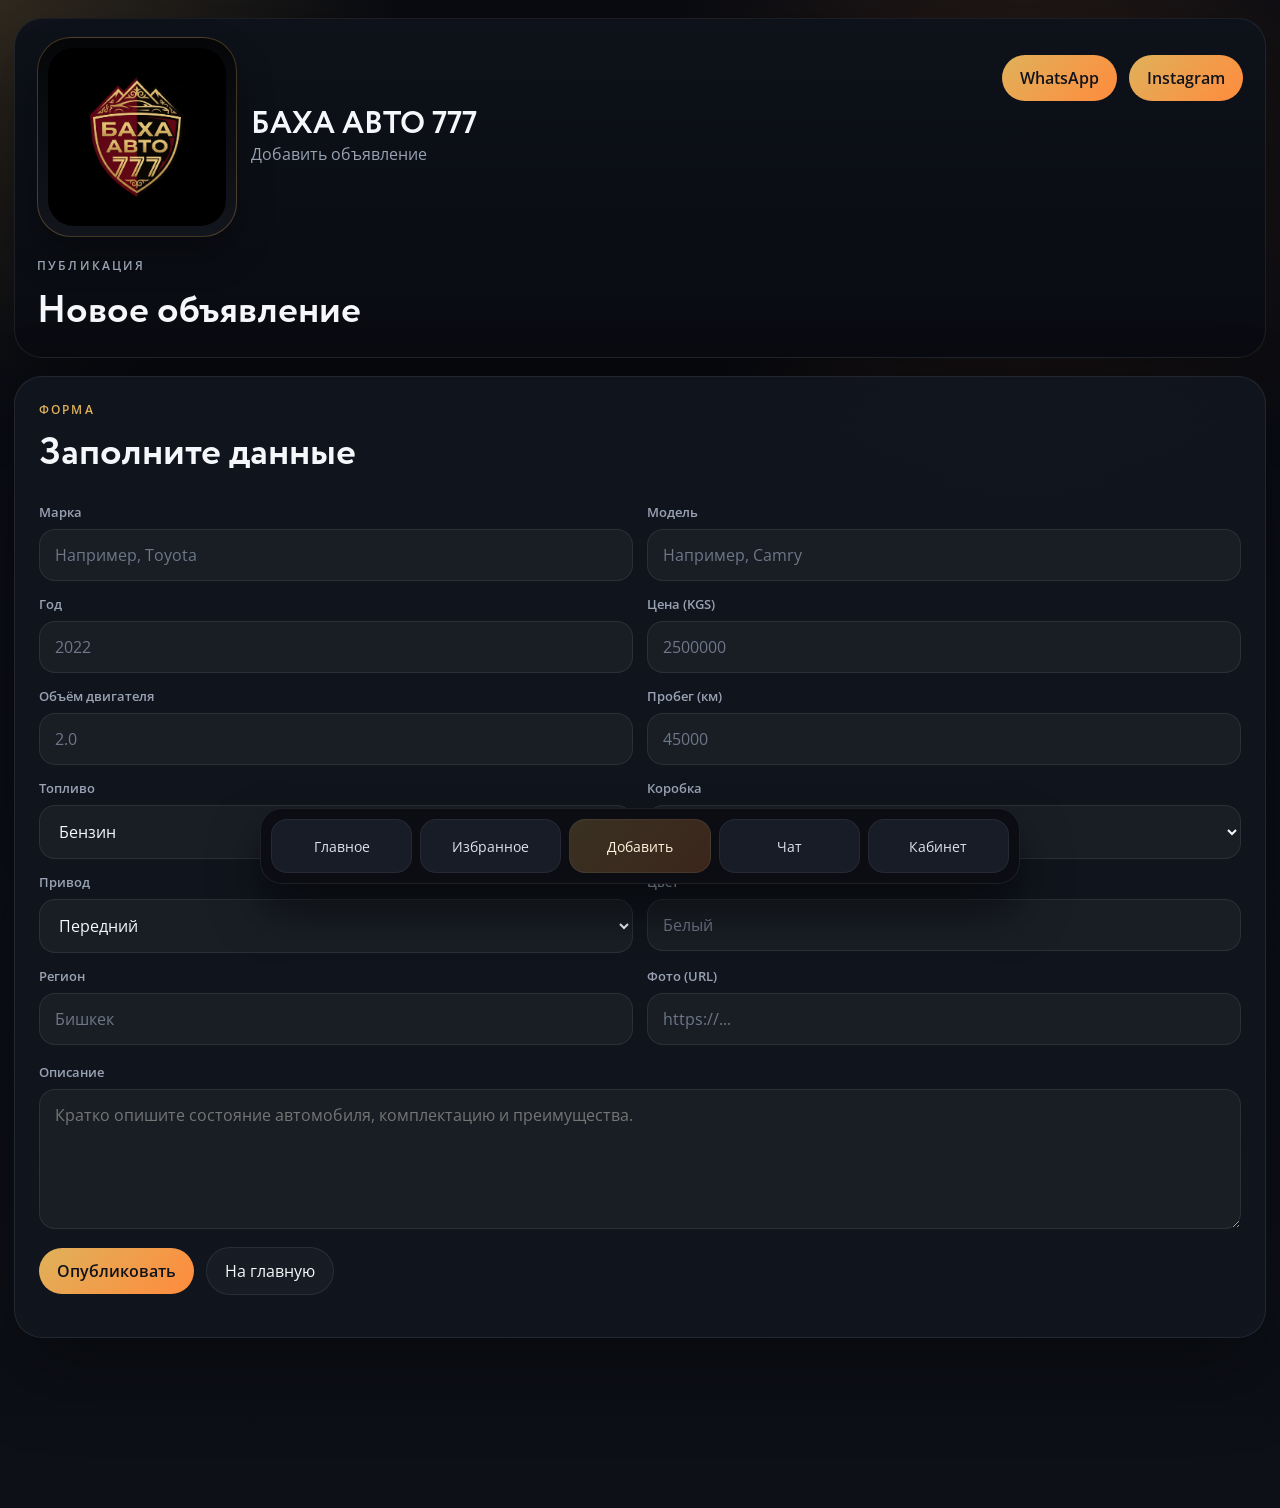
<file: BAHA777GIT/add-listing.html>
<!DOCTYPE html>
<html lang="ru">
<head>
  <meta charset="UTF-8">
  <meta name="viewport" content="width=device-width, initial-scale=1.0">
  <title>Добавить объявление | БАХА АВТО 777</title>
  <meta name="description" content="Добавление объявления в БАХА АВТО 777.">
  <meta name="theme-color" content="#090b11">
  <link rel="stylesheet" href="./styles.css">
</head>
<body data-page="add-listing">
  <div class="page-shell">
    <header class="hero" id="top">
      <nav class="topbar">
        <a class="brand" href="./index.html">
          <span class="brand-mark">
            <img class="brand-logo" src="./assets/baha-777-logo.png" alt="БАХА АВТО 777">
          </span>
          <span class="brand-copy">
            <strong>БАХА АВТО 777</strong>
            <small>Добавить объявление</small>
          </span>
        </a>

        <div class="topbar-actions">
          <a class="primary-button" href="https://wa.me/79000000000" target="_blank" rel="noreferrer">WhatsApp</a>
          <a class="primary-button" href="https://instagram.com/" target="_blank" rel="noreferrer">Instagram</a>
        </div>
      </nav>

      <div class="hero-grid hero-grid-single">
        <section class="hero-copy">
          <p class="eyebrow">Публикация</p>
          <h1 class="page-title">Новое объявление</h1>
        </section>
      </div>
    </header>

    <main>
      <section class="section">
        <div class="section-heading">
          <div>
            <p class="eyebrow">Форма</p>
            <h2>Заполните данные</h2>
          </div>
        </div>

        <form class="market-form" id="addListingForm">
          <div class="form-grid">
            <label>
              <span>Марка</span>
              <input name="brand" type="text" required placeholder="Например, Toyota">
            </label>

            <label>
              <span>Модель</span>
              <input name="model" type="text" required placeholder="Например, Camry">
            </label>

            <label>
              <span>Год</span>
              <input name="year" type="number" required min="1990" max="2035" placeholder="2022">
            </label>

            <label>
              <span>Цена (KGS)</span>
              <input name="priceKgs" type="number" required min="1" placeholder="2500000">
            </label>

            <label>
              <span>Объём двигателя</span>
              <input name="engine" type="number" step="0.1" required min="0.6" placeholder="2.0">
            </label>

            <label>
              <span>Пробег (км)</span>
              <input name="mileage" type="number" required min="0" placeholder="45000">
            </label>

            <label>
              <span>Топливо</span>
              <select name="fuel" required>
                <option value="Бензин">Бензин</option>
                <option value="Дизель">Дизель</option>
                <option value="Гибрид">Гибрид</option>
                <option value="Электро">Электро</option>
              </select>
            </label>

            <label>
              <span>Коробка</span>
              <select name="transmission" required>
                <option value="Автомат">Автомат</option>
                <option value="Механика">Механика</option>
                <option value="Вариатор">Вариатор</option>
              </select>
            </label>

            <label>
              <span>Привод</span>
              <select name="drive" required>
                <option value="Передний">Передний</option>
                <option value="Задний">Задний</option>
                <option value="Полный">Полный</option>
              </select>
            </label>

            <label>
              <span>Цвет</span>
              <input name="color" type="text" required placeholder="Белый">
            </label>

            <label>
              <span>Регион</span>
              <input name="region" type="text" required placeholder="Бишкек">
            </label>

            <label>
              <span>Фото (URL)</span>
              <input name="image" type="url" placeholder="https://...">
            </label>
          </div>

          <label>
            <span>Описание</span>
            <textarea name="description" required placeholder="Кратко опишите состояние автомобиля, комплектацию и преимущества."></textarea>
          </label>

          <div class="form-actions">
            <button class="primary-button" type="submit">Опубликовать</button>
            <a class="inline-button" href="./index.html#catalog">На главную</a>
          </div>

          <p class="form-message" id="listingFormMessage"></p>
        </form>
      </section>
    </main>

    <footer class="mobile-nav">
      <a href="./index.html"><span>Главное</span></a>
      <a href="./favorites.html"><span>Избранное</span></a>
      <a class="is-active" href="./add-listing.html"><span>Добавить</span></a>
      <a href="./chat.html"><span>Чат</span></a>
      <a href="./cabinet.html"><span>Кабинет</span></a>
    </footer>
  </div>

  <script src="./app.js"></script>
</body>
</html>
</file>
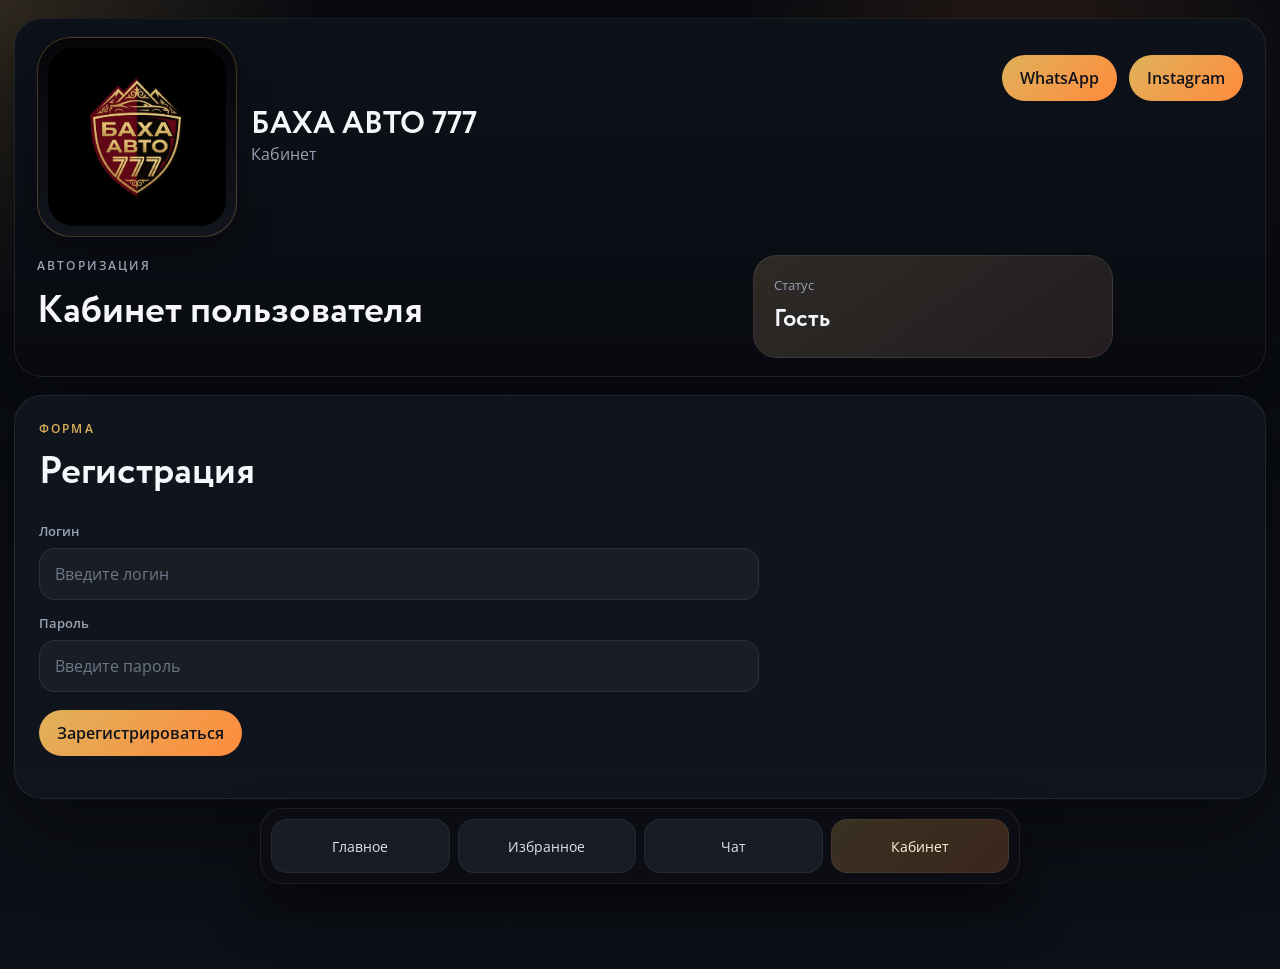
<file: BAHA777GIT/cabinet.html>
<!DOCTYPE html>
<html lang="ru">
<head>
  <meta charset="UTF-8">
  <meta name="viewport" content="width=device-width, initial-scale=1.0">
  <title>Кабинет | БАХА АВТО 777</title>
  <meta name="description" content="Кабинет и регистрация в БАХА АВТО 777.">
  <meta name="theme-color" content="#090b11">
  <link rel="stylesheet" href="./styles.css">
</head>
<body data-page="cabinet">
  <div class="page-shell">
    <header class="hero" id="top">
      <nav class="topbar">
        <a class="brand" href="./index.html">
          <span class="brand-mark">
            <img class="brand-logo" src="./assets/baha-777-logo.png" alt="БАХА АВТО 777">
          </span>
          <span class="brand-copy">
            <strong>БАХА АВТО 777</strong>
            <small>Кабинет</small>
          </span>
        </a>

        <div class="topbar-actions">
          <a class="primary-button" href="https://wa.me/79000000000" target="_blank" rel="noreferrer">WhatsApp</a>
          <a class="primary-button" href="https://instagram.com/" target="_blank" rel="noreferrer">Instagram</a>
        </div>
      </nav>

      <div class="hero-grid hero-grid-secondary">
        <section class="hero-copy">
          <p class="eyebrow">Авторизация</p>
          <h1 class="page-title">Кабинет пользователя</h1>
        </section>

        <aside class="hero-panel">
          <article class="hero-card hero-card-accent" id="authSummary">
            <span class="metric-label">Статус</span>
            <strong>Гость</strong>
          </article>
        </aside>
      </div>
    </header>

    <main>
      <section class="section">
        <div class="section-heading">
          <div>
            <p class="eyebrow">Форма</p>
            <h2>Регистрация</h2>
          </div>
        </div>

        <form class="market-form market-form-narrow" id="accountForm">
          <div class="form-grid form-grid-single">
            <label>
              <span>Логин</span>
              <input name="login" type="text" required placeholder="Введите логин">
            </label>

            <label>
              <span>Пароль</span>
              <input name="password" type="password" required placeholder="Введите пароль">
            </label>
          </div>

          <div class="form-actions">
            <button class="primary-button" type="submit">Зарегистрироваться</button>
            <button class="inline-button" id="logoutButton" type="button" hidden>Выйти</button>
          </div>

          <p class="form-message" id="authMessage"></p>
        </form>
      </section>
    </main>

    <footer class="mobile-nav">
      <a href="./index.html"><span>Главное</span></a>
      <a href="./favorites.html"><span>Избранное</span></a>
      <a href="./chat.html"><span>Чат</span></a>
      <a class="is-active" href="./cabinet.html"><span>Кабинет</span></a>
    </footer>
  </div>

  <script src="./app.js"></script>
</body>
</html>
</file>
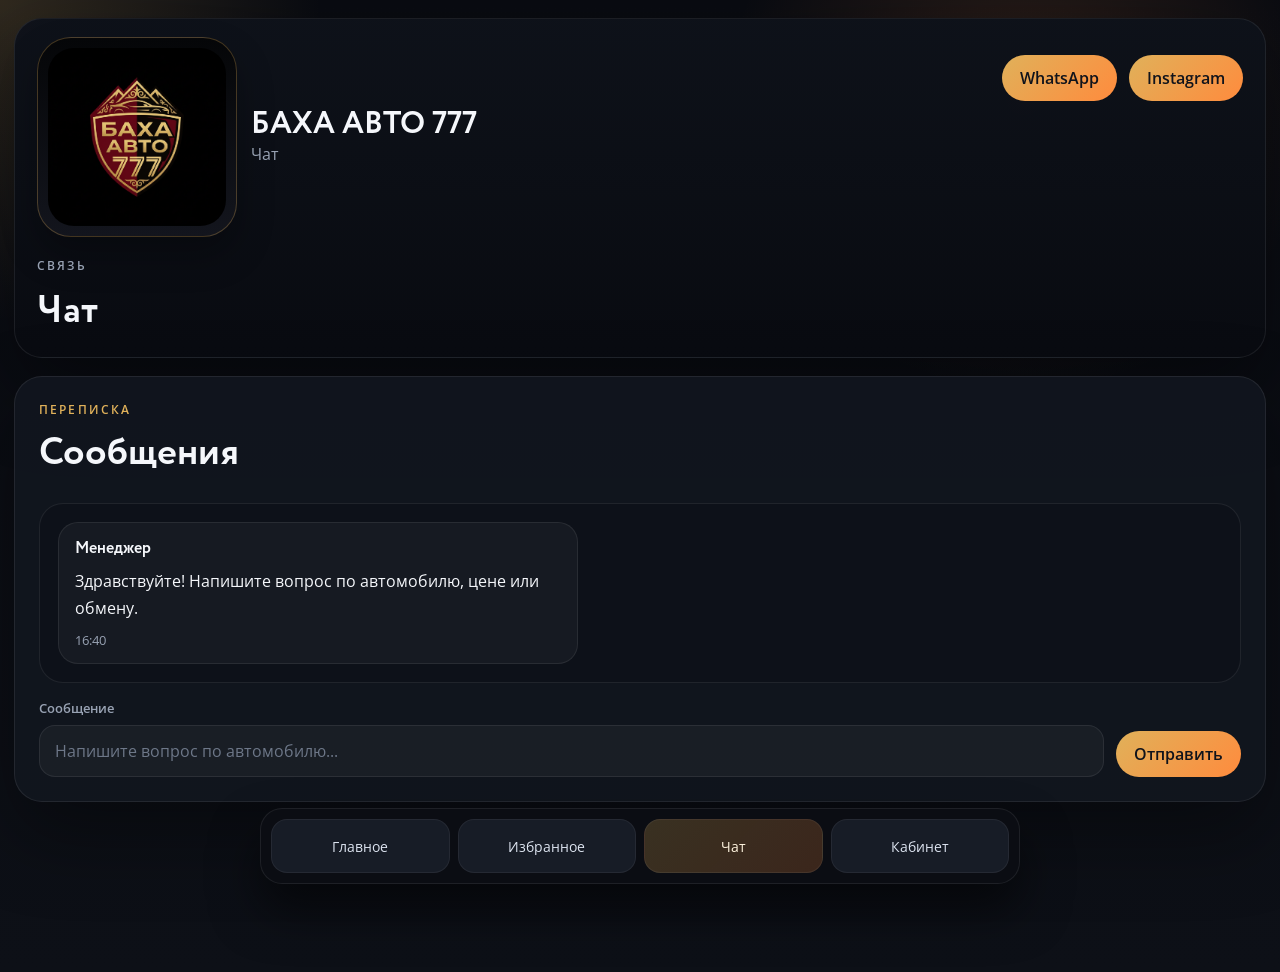
<file: BAHA777GIT/chat.html>
<!DOCTYPE html>
<html lang="ru">
<head>
  <meta charset="UTF-8">
  <meta name="viewport" content="width=device-width, initial-scale=1.0">
  <title>Чат | БАХА АВТО 777</title>
  <meta name="description" content="Чат БАХА АВТО 777.">
  <meta name="theme-color" content="#090b11">
  <link rel="stylesheet" href="./styles.css">
</head>
<body data-page="chat">
  <div class="page-shell">
    <header class="hero" id="top">
      <nav class="topbar">
        <a class="brand" href="./index.html">
          <span class="brand-mark">
            <img class="brand-logo" src="./assets/baha-777-logo.png" alt="БАХА АВТО 777">
          </span>
          <span class="brand-copy">
            <strong>БАХА АВТО 777</strong>
            <small>Чат</small>
          </span>
        </a>

        <div class="topbar-actions">
          <a class="primary-button" href="https://wa.me/79000000000" target="_blank" rel="noreferrer">WhatsApp</a>
          <a class="primary-button" href="https://instagram.com/" target="_blank" rel="noreferrer">Instagram</a>
        </div>
      </nav>

      <div class="hero-grid hero-grid-single">
        <section class="hero-copy">
          <p class="eyebrow">Связь</p>
          <h1 class="page-title">Чат</h1>
        </section>
      </div>
    </header>

    <main>
      <section class="section">
        <div class="section-heading">
          <div>
            <p class="eyebrow">Переписка</p>
            <h2>Сообщения</h2>
          </div>
        </div>

        <div class="chat-shell">
          <div class="chat-messages" id="chatMessages"></div>

          <form class="chat-form" id="chatForm">
            <label class="chat-input-wrap">
              <span>Сообщение</span>
              <input id="chatInput" type="text" placeholder="Напишите вопрос по автомобилю..." required>
            </label>
            <button class="primary-button" type="submit">Отправить</button>
          </form>
        </div>
      </section>
    </main>

    <footer class="mobile-nav">
      <a href="./index.html"><span>Главное</span></a>
      <a href="./favorites.html"><span>Избранное</span></a>
      <a class="is-active" href="./chat.html"><span>Чат</span></a>
      <a href="./cabinet.html"><span>Кабинет</span></a>
    </footer>
  </div>

  <script src="./app.js"></script>
</body>
</html>
</file>
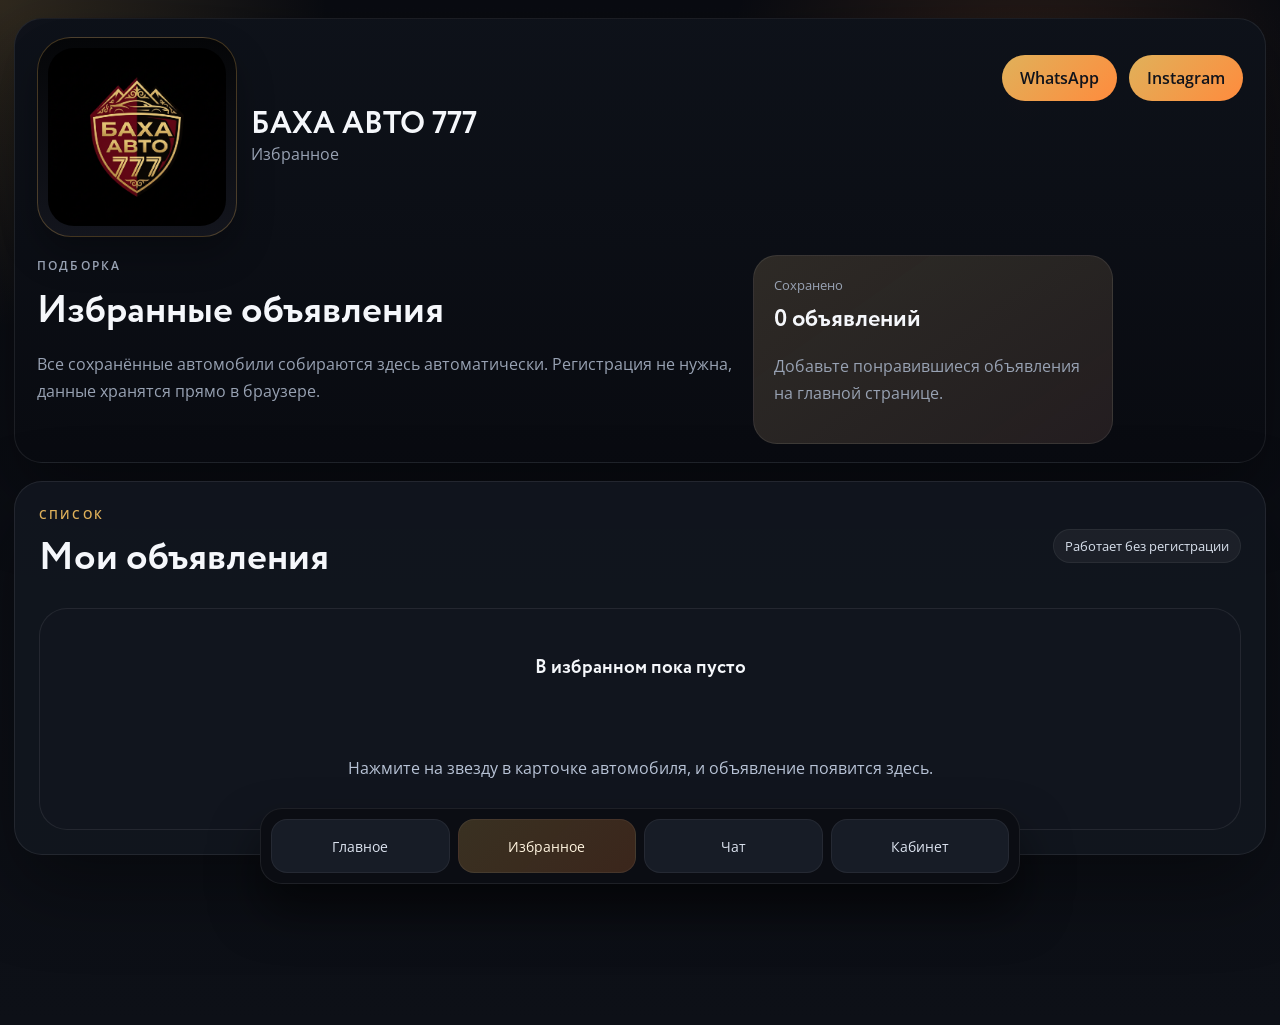
<file: BAHA777GIT/favorites.html>
<!DOCTYPE html>
<html lang="ru">
<head>
  <meta charset="UTF-8">
  <meta name="viewport" content="width=device-width, initial-scale=1.0">
  <title>Избранное | БАХА АВТО 777</title>
  <meta name="description" content="Избранные объявления БАХА АВТО 777.">
  <meta name="theme-color" content="#090b11">
  <link rel="stylesheet" href="./styles.css">
</head>
<body data-page="favorites">
  <div class="page-shell">
    <header class="hero" id="top">
      <nav class="topbar">
        <a class="brand" href="./index.html">
          <span class="brand-mark">
            <img class="brand-logo" src="./assets/baha-777-logo.png" alt="БАХА АВТО 777">
          </span>
          <span class="brand-copy">
            <strong>БАХА АВТО 777</strong>
            <small>Избранное</small>
          </span>
        </a>

        <div class="topbar-actions">
          <a class="primary-button" href="https://wa.me/79000000000" target="_blank" rel="noreferrer">WhatsApp</a>
          <a class="primary-button" href="https://instagram.com/" target="_blank" rel="noreferrer">Instagram</a>
        </div>
      </nav>

      <div class="hero-grid hero-grid-secondary">
        <section class="hero-copy">
          <p class="eyebrow">Подборка</p>
          <h1 class="page-title">Избранные объявления</h1>
          <p class="page-copy">Все сохранённые автомобили собираются здесь автоматически. Регистрация не нужна, данные хранятся прямо в браузере.</p>
        </section>

        <aside class="hero-panel">
          <article class="hero-card hero-card-accent">
            <span class="metric-label">Сохранено</span>
            <strong id="favoritesCount">0 объявлений</strong>
            <p id="favoritesMeta">Добавьте понравившиеся объявления на главной странице.</p>
          </article>
        </aside>
      </div>
    </header>

    <main>
      <section class="section">
        <div class="section-heading">
          <div>
            <p class="eyebrow">Список</p>
            <h2>Мои объявления</h2>
          </div>
          <div class="catalog-summary">
            <span>Работает без регистрации</span>
          </div>
        </div>

        <div class="cards-grid" id="favoritesGrid"></div>
      </section>
    </main>

    <footer class="mobile-nav">
      <a href="./index.html"><span>Главное</span></a>
      <a class="is-active" href="./favorites.html"><span>Избранное</span></a>
      <a href="./chat.html"><span>Чат</span></a>
      <a href="./cabinet.html"><span>Кабинет</span></a>
    </footer>
  </div>

  <script src="./app.js"></script>
</body>
</html>
</file>
<file: BAHA777GIT/styles.css>
@font-face {
  font-family: "CirceApp";
  src: url("./assets/fonts/CRC55.otf") format("opentype");
  font-weight: 500;
}

@font-face {
  font-family: "CirceApp";
  src: url("./assets/fonts/Circe-Bold.otf") format("opentype");
  font-weight: 700;
}

@font-face {
  font-family: "OpenSansApp";
  src: url("./assets/fonts/OpenSans-Regular.ttf") format("truetype");
  font-weight: 400;
}

@font-face {
  font-family: "OpenSansApp";
  src: url("./assets/fonts/OpenSans-SemiBold.ttf") format("truetype");
  font-weight: 600;
}

:root {
  --bg: #090b11;
  --surface: rgba(18, 22, 31, 0.92);
  --surface-2: rgba(14, 18, 26, 0.98);
  --surface-3: #10141c;
  --text: #f5f7fb;
  --muted: #98a2b3;
  --line: rgba(255, 255, 255, 0.08);
  --accent: #e0b15a;
  --accent-2: #ff8b3d;
  --shadow: 0 32px 80px rgba(0, 0, 0, 0.38);
}

* {
  box-sizing: border-box;
}

html {
  scroll-behavior: smooth;
}

body {
  margin: 0;
  color: var(--text);
  font-family: "OpenSansApp", sans-serif;
  background:
    radial-gradient(circle at top left, rgba(224, 177, 90, 0.18), transparent 20%),
    radial-gradient(circle at 80% 10%, rgba(255, 139, 61, 0.14), transparent 22%),
    linear-gradient(180deg, #090b11 0%, #0d1017 100%);
}

body.modal-open {
  overflow: hidden;
}

a {
  color: inherit;
  text-decoration: none;
}

button,
input,
select,
textarea {
  font: inherit;
}

.page-shell {
  width: min(1320px, calc(100% - 28px));
  margin: 18px auto 170px;
}

.hero,
.section,
.mobile-nav {
  border: 1px solid var(--line);
  box-shadow: var(--shadow);
}

.hero {
  background: linear-gradient(180deg, rgba(14, 18, 26, 0.98), rgba(9, 11, 17, 0.98));
  border-radius: 28px;
  padding: 18px 22px;
}

.hero-grid {
  margin-top: 18px;
  display: grid;
  grid-template-columns: 1.3fr 0.7fr;
  gap: 16px;
  align-items: start;
}

.hero-grid-single {
  grid-template-columns: minmax(0, 1fr);
}

.topbar,
.section-heading,
.topbar-actions,
.catalog-summary,
.card-specs,
.card-actions {
  display: flex;
  gap: 12px;
}

.hero-copy,
.hero-panel {
  min-width: 0;
}

.hero-panel {
  justify-self: start;
  width: 100%;
  max-width: 360px;
}

.topbar,
.section-heading {
  align-items: center;
  justify-content: space-between;
}

.topbar {
  align-items: flex-start;
  gap: 18px;
  flex-wrap: wrap;
}

.topbar-actions {
  margin-left: auto;
  padding-top: 18px;
}

.brand {
  display: inline-flex;
  align-items: center;
  gap: 14px;
  min-width: 0;
}

.brand-mark {
  width: 200px;
  height: 200px;
  display: grid;
  place-items: center;
  flex-shrink: 0;
  padding: 10px;
  overflow: hidden;
  border-radius: 34px;
  border: 1px solid rgba(224, 177, 90, 0.28);
  background: linear-gradient(180deg, #050608, #13151d);
  box-shadow: 0 18px 36px rgba(0, 0, 0, 0.28);
}

.brand-copy {
  display: grid;
  gap: 2px;
}

.brand-logo {
  width: 100%;
  height: 100%;
  object-fit: cover;
  border-radius: 26px;
}

.brand-copy strong {
  font-size: clamp(1.5rem, 2.4vw, 2.5rem);
  line-height: 1.05;
}

.brand-copy small {
  font-size: 1rem;
}

.brand-copy strong,
.section h2,
.card-title,
.card-hero-text strong {
  font-family: "CirceApp", sans-serif;
}

.brand-copy small,
.card-subtitle {
  color: var(--muted);
}

.primary-button,
.filter-reset,
.inline-button {
  border-radius: 999px;
  padding: 12px 18px;
  transition: transform 180ms ease;
}

.primary-button {
  border: 0;
  color: #10131b;
  font-weight: 700;
  background: linear-gradient(135deg, var(--accent), var(--accent-2));
}

.filter-reset,
.inline-button {
  border: 1px solid var(--line);
  background: rgba(255, 255, 255, 0.03);
  color: var(--text);
}

.primary-button:hover,
.filter-reset:hover,
.inline-button:hover,
.card:hover {
  transform: translateY(-2px);
}

.section {
  margin-top: 18px;
  padding: 24px;
  border-radius: 28px;
  background: var(--surface);
}

.hero-card {
  background: var(--surface);
  border-radius: 24px;
  border: 1px solid var(--line);
  padding: 20px;
}

.hero-card-accent {
  background:
    linear-gradient(145deg, rgba(224, 177, 90, 0.14), rgba(255, 139, 61, 0.08)),
    var(--surface);
}

.metric-label {
  display: block;
  margin-bottom: 8px;
  color: var(--muted);
  font-size: 0.84rem;
}

.hero-card strong {
  display: block;
  font-size: 1.5rem;
  font-family: "CirceApp", sans-serif;
}

.hero-card p,
.hero-copy p {
  color: var(--muted);
  line-height: 1.7;
  text-align: left;
}

.eyebrow {
  margin: 0 0 8px;
  color: var(--accent);
  text-transform: uppercase;
  letter-spacing: 0.18em;
  font-size: 0.74rem;
  font-weight: 700;
}

.section h2 {
  margin: 0;
  font-size: clamp(1.8rem, 3vw, 2.8rem);
}

.search-panel {
  margin-top: 22px;
  display: grid;
  gap: 12px;
  padding: 16px;
  border-radius: 22px;
  background: var(--surface-2);
  border: 1px solid var(--line);
}

.search-toolbar {
  display: grid;
  grid-template-columns: minmax(0, 1fr) auto;
  gap: 12px;
  align-items: end;
}

.advanced-filters {
  display: grid;
  grid-template-columns: repeat(7, minmax(0, 1fr)) auto;
  gap: 12px;
}

.search-main {
  min-width: 0;
}

.search-panel label {
  display: flex;
  flex-direction: column;
  gap: 8px;
}

.search-panel span {
  color: var(--muted);
  font-size: 0.82rem;
  font-weight: 700;
}

input,
select,
textarea {
  width: 100%;
  border: 1px solid rgba(255, 255, 255, 0.08);
  border-radius: 16px;
  padding: 14px 15px;
  background: rgba(255, 255, 255, 0.04);
  color: var(--text);
}

textarea {
  min-height: 140px;
  resize: vertical;
}

input::placeholder {
  color: #6d7788;
}

.filter-reset {
  align-self: end;
  min-height: 50px;
}

.filter-toggle {
  min-height: 50px;
  border-radius: 16px;
  padding: 0 18px;
  border: 1px solid rgba(255, 255, 255, 0.1);
  background: linear-gradient(135deg, rgba(224, 177, 90, 0.18), rgba(255, 139, 61, 0.14));
  color: var(--text);
  font-weight: 700;
  cursor: pointer;
}

.cards-grid {
  margin-top: 22px;
  display: grid;
  gap: 18px;
  grid-template-columns: repeat(auto-fit, minmax(min(100%, 330px), 1fr));
}

.card {
  height: 100%;
  display: flex;
  flex-direction: column;
  overflow: hidden;
  background: var(--surface);
  border-radius: 28px;
  border: 1px solid var(--line);
}

.card-media {
  position: relative;
  aspect-ratio: 16 / 10;
  overflow: hidden;
  background:
    linear-gradient(160deg, rgba(255, 255, 255, 0.04), transparent),
    radial-gradient(circle at top right, rgba(224, 177, 90, 0.26), transparent 35%),
    linear-gradient(135deg, #1a202c, #0d1118);
}

.card-slider-track {
  height: 100%;
  display: flex;
  transition: transform 240ms ease;
}

.card-slide {
  min-width: 100%;
  min-height: 100%;
  display: block;
  padding: 0;
  border: 0;
  cursor: pointer;
  background-color: transparent;
}

.card-media::before {
  content: "";
  position: absolute;
  inset: 0;
  background: linear-gradient(180deg, transparent 28%, rgba(4, 5, 8, 0.18));
  opacity: 1;
}

.card-status,
.card-region {
  position: absolute;
  top: 14px;
  z-index: 1;
  border-radius: 999px;
  padding: 8px 12px;
  font-size: 0.78rem;
  font-weight: 700;
  backdrop-filter: blur(12px);
}

.card-status {
  left: 14px;
}

.card-region {
  right: 14px;
  background: rgba(255, 255, 255, 0.08);
}

.status-available {
  background: rgba(48, 211, 140, 0.16);
  color: #80f0ba;
}

.status-reserved {
  background: rgba(224, 177, 90, 0.14);
  color: #ffd98d;
}

.status-sold {
  background: rgba(255, 106, 106, 0.14);
  color: #ff9a9a;
}

.card-hero-text {
  position: absolute;
  inset: auto 18px 18px 18px;
  z-index: 2;
}

.card-hero-text strong {
  display: block;
  font-size: 1.45rem;
  line-height: 1.08;
}

.card-hero-text span {
  display: block;
  margin-top: 4px;
  font-size: 0.9rem;
  line-height: 1.35;
  color: rgba(255, 255, 255, 0.74);
}

.card-body {
  flex: 1;
  display: flex;
  flex-direction: column;
  gap: 12px;
  padding: 18px 18px 20px;
}

.card-copy {
  display: grid;
  gap: 6px;
}

.card-title {
  margin: 0;
  font-size: 1.2rem;
  line-height: 1.25;
}

.card-trim {
  margin: 0;
  color: var(--muted);
  font-size: 0.92rem;
  font-weight: 700;
}

.card-subtitle {
  margin: 0;
  line-height: 1.55;
  color: #b8c3d6;
  display: -webkit-box;
  -webkit-line-clamp: 2;
  -webkit-box-orient: vertical;
  overflow: hidden;
}

.card-specs {
  gap: 8px;
  flex-wrap: wrap;
}

.card-spec,
.catalog-summary span {
  border-radius: 999px;
  padding: 7px 11px;
  background: rgba(255, 255, 255, 0.05);
  border: 1px solid rgba(255, 255, 255, 0.06);
  color: #d7dfeb;
  font-size: 0.8rem;
}

.card-price-row {
  margin-top: auto;
  display: flex;
  align-items: flex-end;
  justify-content: space-between;
  gap: 14px;
}

.price-block {
  display: grid;
  gap: 4px;
}

.price-block strong {
  display: block;
  font-size: 1.5rem;
  font-family: "CirceApp", sans-serif;
}

.price-block small {
  color: var(--muted);
}

.card-actions {
  margin-left: auto;
  gap: 10px;
  justify-content: flex-end;
  align-items: center;
  flex-wrap: wrap;
}

.card-actions .primary-button,
.card-actions .inline-button,
.favorite-toggle {
  min-height: 48px;
  display: inline-flex;
  align-items: center;
  justify-content: center;
}

.mobile-nav {
  position: fixed;
  left: 50%;
  bottom: 16px;
  transform: translateX(-50%);
  width: min(760px, calc(100% - 20px));
  display: grid;
  grid-auto-flow: column;
  grid-auto-columns: minmax(0, 1fr);
  gap: 8px;
  padding: 10px;
  border-radius: 22px;
  background: #0b0d13;
  backdrop-filter: none;
  box-shadow: 0 26px 48px rgba(0, 0, 0, 0.52);
  z-index: 90;
}

.mobile-nav a {
  display: grid;
  place-items: center;
  min-height: 54px;
  border-radius: 16px;
  color: #dce3ef;
  border: 1px solid rgba(255, 255, 255, 0.06);
  background: #171c26;
  font-size: 0.88rem;
}

.mobile-nav a.is-active {
  background: linear-gradient(135deg, rgba(224, 177, 90, 0.22), rgba(255, 139, 61, 0.2));
  color: #fff4df;
}

.favorite-toggle {
  min-width: 52px;
  min-height: 48px;
  border: 1px solid var(--line);
  border-radius: 16px;
  background: rgba(255, 255, 255, 0.03);
  color: var(--text);
  cursor: pointer;
  font-size: 1.2rem;
  transition: transform 180ms ease, background 180ms ease, color 180ms ease, border-color 180ms ease;
}

.favorite-toggle:hover {
  transform: translateY(-2px);
}

.favorite-toggle.is-active {
  color: #10131b;
  border-color: transparent;
  background: linear-gradient(135deg, var(--accent), var(--accent-2));
}

.slider-arrow {
  position: absolute;
  top: 50%;
  z-index: 2;
  width: 42px;
  height: 42px;
  display: grid;
  place-items: center;
  border: 1px solid rgba(255, 255, 255, 0.12);
  border-radius: 50%;
  background: rgba(10, 12, 18, 0.72);
  color: #fff;
  font-size: 1.55rem;
  cursor: pointer;
  transform: translateY(-50%);
}

.slider-arrow-prev {
  left: 12px;
}

.slider-arrow-next {
  right: 12px;
}

.card-slider-dots {
  position: absolute;
  left: 18px;
  right: 18px;
  bottom: 12px;
  z-index: 2;
  display: flex;
  gap: 6px;
  justify-content: center;
}

.card-slider-dot {
  width: 8px;
  height: 8px;
  padding: 0;
  border: 0;
  border-radius: 999px;
  background: rgba(255, 255, 255, 0.36);
  cursor: pointer;
}

.card-slider-dot.is-active {
  width: 24px;
  background: linear-gradient(135deg, var(--accent), var(--accent-2));
}

.card-slider-count {
  position: absolute;
  right: 18px;
  bottom: 18px;
  z-index: 2;
  padding: 6px 10px;
  border-radius: 999px;
  background: rgba(10, 12, 18, 0.74);
  color: #eef2f8;
  font-size: 0.78rem;
  font-weight: 700;
}

.details-modal {
  position: fixed;
  inset: 0;
  z-index: 120;
  display: none;
  align-items: center;
  justify-content: center;
  padding: 28px;
}

.details-modal.is-open {
  display: flex;
}

.details-modal-backdrop {
  position: absolute;
  inset: 0;
  background: rgba(3, 5, 8, 0.76);
  backdrop-filter: blur(10px);
}

.details-modal-panel {
  position: relative;
  z-index: 1;
  width: min(980px, 100%);
  max-height: min(90vh, 920px);
  overflow: auto;
  padding: 26px;
  border-radius: 30px;
  border: 1px solid rgba(255, 255, 255, 0.09);
  background:
    radial-gradient(circle at top right, rgba(224, 177, 90, 0.12), transparent 24%),
    linear-gradient(180deg, #10141c 0%, #0c1017 100%);
  box-shadow: 0 40px 80px rgba(0, 0, 0, 0.48);
}

.details-modal-close {
  position: sticky;
  top: 0;
  margin-left: auto;
  width: 48px;
  height: 48px;
  display: grid;
  place-items: center;
  border: 1px solid var(--line);
  border-radius: 50%;
  background: rgba(255, 255, 255, 0.06);
  color: var(--text);
  font-size: 1.5rem;
  cursor: pointer;
}

.details-modal-hero {
  display: grid;
  grid-template-columns: minmax(280px, 360px) minmax(0, 1fr);
  gap: 22px;
  margin-top: 12px;
}

.details-modal-summary {
  display: grid;
  align-content: start;
  gap: 14px;
}

.details-modal-kicker {
  display: inline-flex;
  width: fit-content;
  padding: 8px 12px;
  border-radius: 999px;
  color: #ffe0a1;
  background: rgba(224, 177, 90, 0.16);
}

.details-modal-summary h2,
.details-card h3 {
  margin: 0;
  font-family: "CirceApp", sans-serif;
}

.details-modal-summary h2 {
  font-size: clamp(2rem, 4vw, 3rem);
}

.details-modal-summary p,
.details-card p {
  margin: 0;
  color: #c9d2df;
  line-height: 1.75;
}

.details-modal-price strong {
  display: block;
  font-size: 2rem;
  font-family: "CirceApp", sans-serif;
}

.details-modal-price small {
  color: var(--muted);
}

.details-modal-actions {
  display: flex;
  flex-wrap: wrap;
  gap: 12px;
}

.details-modal-grid {
  margin-top: 24px;
  display: grid;
  grid-template-columns: repeat(2, minmax(0, 1fr));
  gap: 16px;
}

.details-gallery {
  position: relative;
  display: grid;
  gap: 12px;
}

.details-gallery-stage {
  aspect-ratio: 1 / 1;
  padding: 0;
  border: 1px solid rgba(255, 255, 255, 0.08);
  border-radius: 24px;
  background-color: #111;
  background-size: cover;
  background-position: center;
  cursor: zoom-in;
}

.details-gallery-thumbs {
  display: grid;
  grid-template-columns: repeat(5, minmax(0, 1fr));
  gap: 8px;
}

.details-thumb {
  aspect-ratio: 1 / 1;
  padding: 0;
  border: 1px solid rgba(255, 255, 255, 0.08);
  border-radius: 16px;
  background-color: #0d1017;
  background-size: cover;
  background-position: center;
  cursor: pointer;
  opacity: 0.72;
}

.details-thumb.is-active {
  opacity: 1;
  border-color: rgba(224, 177, 90, 0.54);
  box-shadow: 0 0 0 2px rgba(224, 177, 90, 0.18);
}

.details-gallery-arrow {
  position: absolute;
  top: 40%;
  z-index: 2;
  width: 44px;
  height: 44px;
  display: grid;
  place-items: center;
  border: 1px solid rgba(255, 255, 255, 0.1);
  border-radius: 50%;
  background: rgba(10, 12, 18, 0.76);
  color: #fff;
  font-size: 1.6rem;
  cursor: pointer;
  transform: translateY(-50%);
}

.details-gallery-prev {
  left: 14px;
}

.details-gallery-next {
  right: 14px;
}

.details-gallery-counter {
  position: absolute;
  right: 16px;
  top: 16px;
  z-index: 2;
  padding: 7px 12px;
  border-radius: 999px;
  background: rgba(10, 12, 18, 0.78);
  font-size: 0.82rem;
  font-weight: 700;
}

.details-card {
  padding: 20px;
  border-radius: 22px;
  border: 1px solid rgba(255, 255, 255, 0.07);
  background: rgba(255, 255, 255, 0.04);
}

.details-list {
  margin-top: 14px;
  display: grid;
  gap: 10px;
}

.details-list-row {
  display: flex;
  align-items: flex-start;
  justify-content: space-between;
  gap: 12px;
  padding-bottom: 10px;
  border-bottom: 1px solid rgba(255, 255, 255, 0.06);
}

.details-list-row:last-child {
  padding-bottom: 0;
  border-bottom: 0;
}

.details-list-row span {
  color: var(--muted);
}

.details-list-row strong,
.details-list-row a {
  color: var(--text);
  text-align: right;
}

.gallery-lightbox {
  position: fixed;
  inset: 0;
  z-index: 130;
  display: none;
  align-items: center;
  justify-content: center;
  padding: 22px;
}

.gallery-lightbox.is-open {
  display: flex;
}

.gallery-lightbox-backdrop {
  position: absolute;
  inset: 0;
  background: rgba(0, 0, 0, 0.88);
}

.gallery-lightbox-panel {
  position: relative;
  z-index: 1;
  width: min(1160px, 100%);
  display: grid;
  gap: 14px;
  padding: 20px;
}

.gallery-lightbox-stage {
  min-height: min(72vh, 760px);
  border-radius: 28px;
  background-color: #090b11;
  background-repeat: no-repeat;
  background-position: center;
  background-size: contain;
}

.gallery-lightbox-close,
.gallery-lightbox-arrow {
  position: absolute;
  z-index: 2;
  width: 52px;
  height: 52px;
  display: grid;
  place-items: center;
  border: 1px solid rgba(255, 255, 255, 0.12);
  border-radius: 50%;
  background: rgba(255, 255, 255, 0.08);
  color: #fff;
  font-size: 1.8rem;
  cursor: pointer;
}

.gallery-lightbox-close {
  top: 8px;
  right: 8px;
}

.gallery-lightbox-prev {
  left: 14px;
  top: 50%;
  transform: translateY(-50%);
}

.gallery-lightbox-next {
  right: 14px;
  top: 50%;
  transform: translateY(-50%);
}

.gallery-lightbox-meta {
  display: flex;
  align-items: center;
  justify-content: space-between;
  gap: 14px;
  color: #f5f7fb;
}

.gallery-lightbox-meta strong {
  font-family: "CirceApp", sans-serif;
  font-size: 1.25rem;
}

.hero-grid-secondary {
  grid-template-columns: 1fr 0.7fr;
}

.page-title {
  margin: 0;
  font-size: clamp(2rem, 3vw, 3rem);
  font-family: "CirceApp", sans-serif;
}

.page-copy {
  margin: 12px 0 0;
  color: var(--muted);
  line-height: 1.7;
  max-width: 760px;
}

.market-form {
  margin-top: 22px;
  display: grid;
  gap: 18px;
}

.market-form label,
.chat-input-wrap {
  display: flex;
  flex-direction: column;
  gap: 8px;
}

.market-form span,
.chat-input-wrap span {
  color: var(--muted);
  font-size: 0.82rem;
  font-weight: 700;
}

.form-grid {
  display: grid;
  grid-template-columns: repeat(2, minmax(0, 1fr));
  gap: 14px;
}

.form-grid-single {
  grid-template-columns: 1fr;
}

.market-form-narrow {
  max-width: 720px;
}

.form-actions {
  display: flex;
  flex-wrap: wrap;
  gap: 12px;
  align-items: center;
}

.form-message {
  margin: 0;
  color: #cfd7e5;
  line-height: 1.6;
}

.chat-shell {
  margin-top: 22px;
  display: grid;
  gap: 16px;
}

.chat-messages {
  display: grid;
  gap: 14px;
  max-height: 520px;
  overflow: auto;
  padding: 18px;
  border-radius: 24px;
  border: 1px solid var(--line);
  background: var(--surface-2);
}

.chat-message {
  display: flex;
}

.chat-message-manager {
  justify-content: flex-start;
}

.chat-message-user {
  justify-content: flex-end;
}

.chat-bubble {
  width: min(100%, 520px);
  padding: 14px 16px;
  border-radius: 20px;
  border: 1px solid rgba(255, 255, 255, 0.08);
  background: rgba(255, 255, 255, 0.04);
}

.chat-message-user .chat-bubble {
  background: linear-gradient(135deg, rgba(224, 177, 90, 0.18), rgba(255, 139, 61, 0.14));
}

.chat-bubble strong,
.empty-state .card-title {
  display: block;
  margin-bottom: 8px;
  font-family: "CirceApp", sans-serif;
}

.chat-bubble p {
  margin: 0;
  line-height: 1.65;
}

.chat-bubble time {
  display: block;
  margin-top: 10px;
  color: var(--muted);
  font-size: 0.8rem;
}

.chat-form {
  display: grid;
  grid-template-columns: minmax(0, 1fr) auto;
  gap: 12px;
  align-items: end;
}

.empty-state {
  min-height: 220px;
  display: grid;
  place-items: center;
  text-align: center;
}

@media (max-width: 1200px) {
  .advanced-filters {
    grid-template-columns: repeat(4, minmax(0, 1fr));
  }
}

@media (max-width: 780px) {
  body {
    padding-bottom: 84px;
  }

  .page-shell {
    width: 100%;
    margin-top: 0;
    margin-bottom: 150px;
  }

  .hero,
  .section {
    padding: 14px;
    border-radius: 18px;
  }

  .topbar {
    align-items: flex-start;
    gap: 12px;
    flex-direction: column;
  }

  .topbar-actions {
    width: 100%;
    margin-left: 0;
    padding-top: 0;
  }

  .topbar-actions a {
    flex: 1;
    text-align: center;
  }

  .brand-mark {
    width: 150px;
    height: 150px;
    padding: 8px;
    border-radius: 28px;
  }

  .hero-grid {
    grid-template-columns: 1fr;
  }

  .hero-grid-secondary {
    grid-template-columns: 1fr;
  }

  .search-panel {
    position: relative;
    top: auto;
    z-index: 10;
    padding: 0;
    border: 0;
    background: transparent;
    box-shadow: none;
    gap: 8px;
  }

  .search-toolbar {
    position: sticky;
    top: 0;
    z-index: 30;
    grid-template-columns: minmax(0, 1fr) 108px;
    gap: 10px;
    padding: 10px 14px;
    margin-left: -14px;
    margin-right: -14px;
    background: rgba(10, 12, 18, 0.97);
    backdrop-filter: blur(18px);
    border-top: 1px solid rgba(255, 255, 255, 0.06);
    border-bottom: 1px solid rgba(255, 255, 255, 0.06);
    border-radius: 0;
  }

  .advanced-filters {
    display: none;
    grid-template-columns: 1fr 1fr;
    gap: 10px;
    padding: 12px;
    border-radius: 14px;
    background: var(--surface-2);
    border: 1px solid var(--line);
  }

  .advanced-filters.is-open {
    display: grid;
  }

  .search-main span {
    display: none;
  }

  .search-main input {
    min-height: 50px;
    border-radius: 12px;
  }

  .filter-toggle {
    min-height: 50px;
    border-radius: 12px;
  }

  .filter-reset {
    min-height: 48px;
    border-radius: 12px;
  }

  .mobile-nav {
    left: 0;
    right: 0;
    bottom: 0;
    transform: none;
    width: 100%;
    gap: 6px;
    padding: 8px;
    border-radius: 0;
    border-left: 0;
    border-right: 0;
    border-bottom: 0;
    background: #0b0d13;
  }

  .mobile-nav a {
    min-height: 50px;
    font-size: 0.74rem;
    border-radius: 10px;
  }

  .form-grid,
  .chat-form {
    grid-template-columns: 1fr;
  }

  .card-price-row,
  .details-modal-hero,
  .details-modal-grid {
    grid-template-columns: 1fr;
    flex-direction: column;
  }

  .card-price-row {
    align-items: stretch;
    gap: 12px;
  }

  .card-actions {
    margin-left: 0;
    gap: 8px;
    justify-content: stretch;
  }

  .card-actions .primary-button,
  .card-actions .inline-button,
  .favorite-toggle {
    flex: 1;
  }

  .slider-arrow {
    width: 38px;
    height: 38px;
  }

  .card-body {
    gap: 10px;
    padding: 16px;
  }

  .card-copy {
    gap: 4px;
  }

  .card-hero-text {
    inset: auto 14px 14px 14px;
  }

  .card-hero-text strong {
    font-size: 1.2rem;
  }

  .card-hero-text span {
    font-size: 0.82rem;
  }

  .card-spec {
    padding: 6px 10px;
    font-size: 0.76rem;
  }

  .details-modal {
    padding: 12px;
  }

  .details-modal-panel {
    padding: 18px;
    border-radius: 22px;
  }

  .details-list-row {
    flex-direction: column;
  }

  .details-list-row strong,
  .details-list-row a {
    text-align: left;
  }

  .details-gallery-thumbs {
    grid-template-columns: repeat(5, minmax(0, 1fr));
  }

  .gallery-lightbox {
    padding: 10px;
  }

  .gallery-lightbox-panel {
    padding: 10px;
  }

  .gallery-lightbox-stage {
    min-height: 58vh;
    border-radius: 20px;
  }

  .gallery-lightbox-close,
  .gallery-lightbox-arrow {
    width: 44px;
    height: 44px;
    font-size: 1.5rem;
  }

  .gallery-lightbox-meta {
    flex-direction: column;
    align-items: flex-start;
  }
}
</file>
